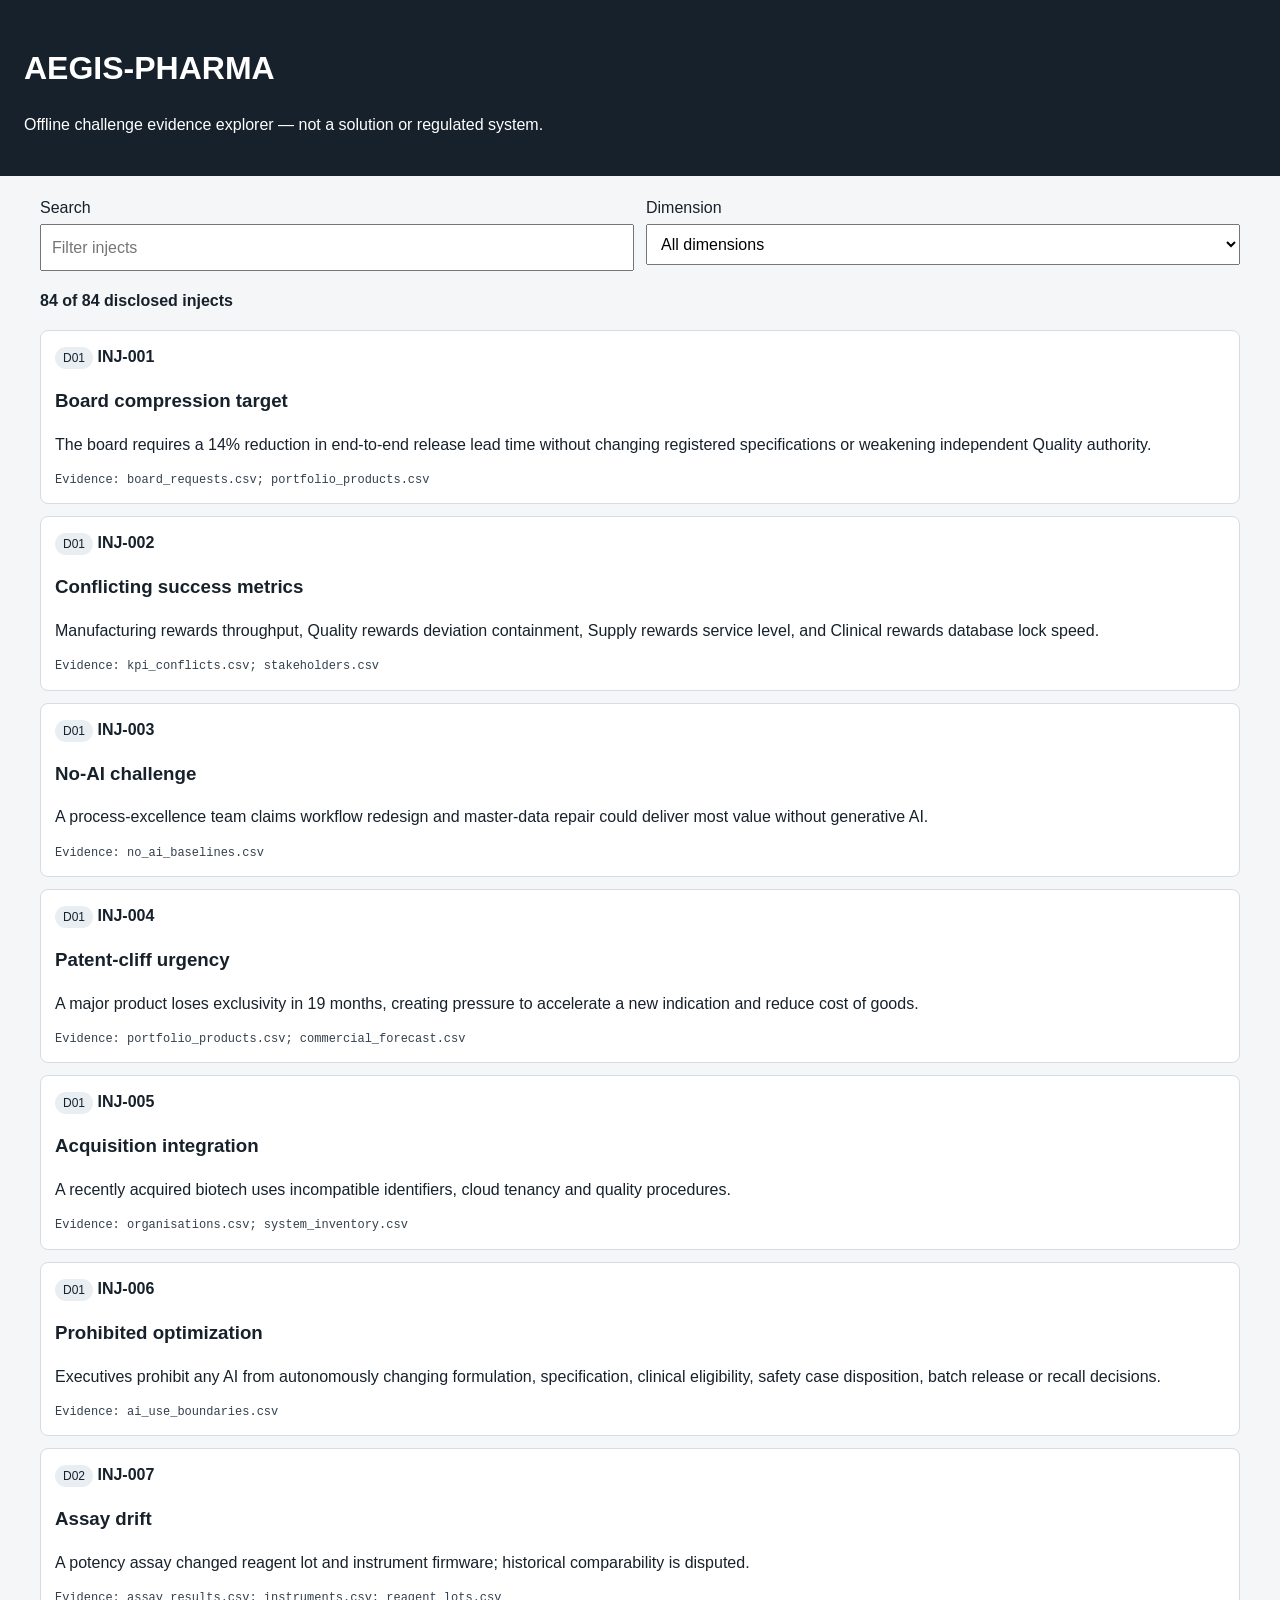
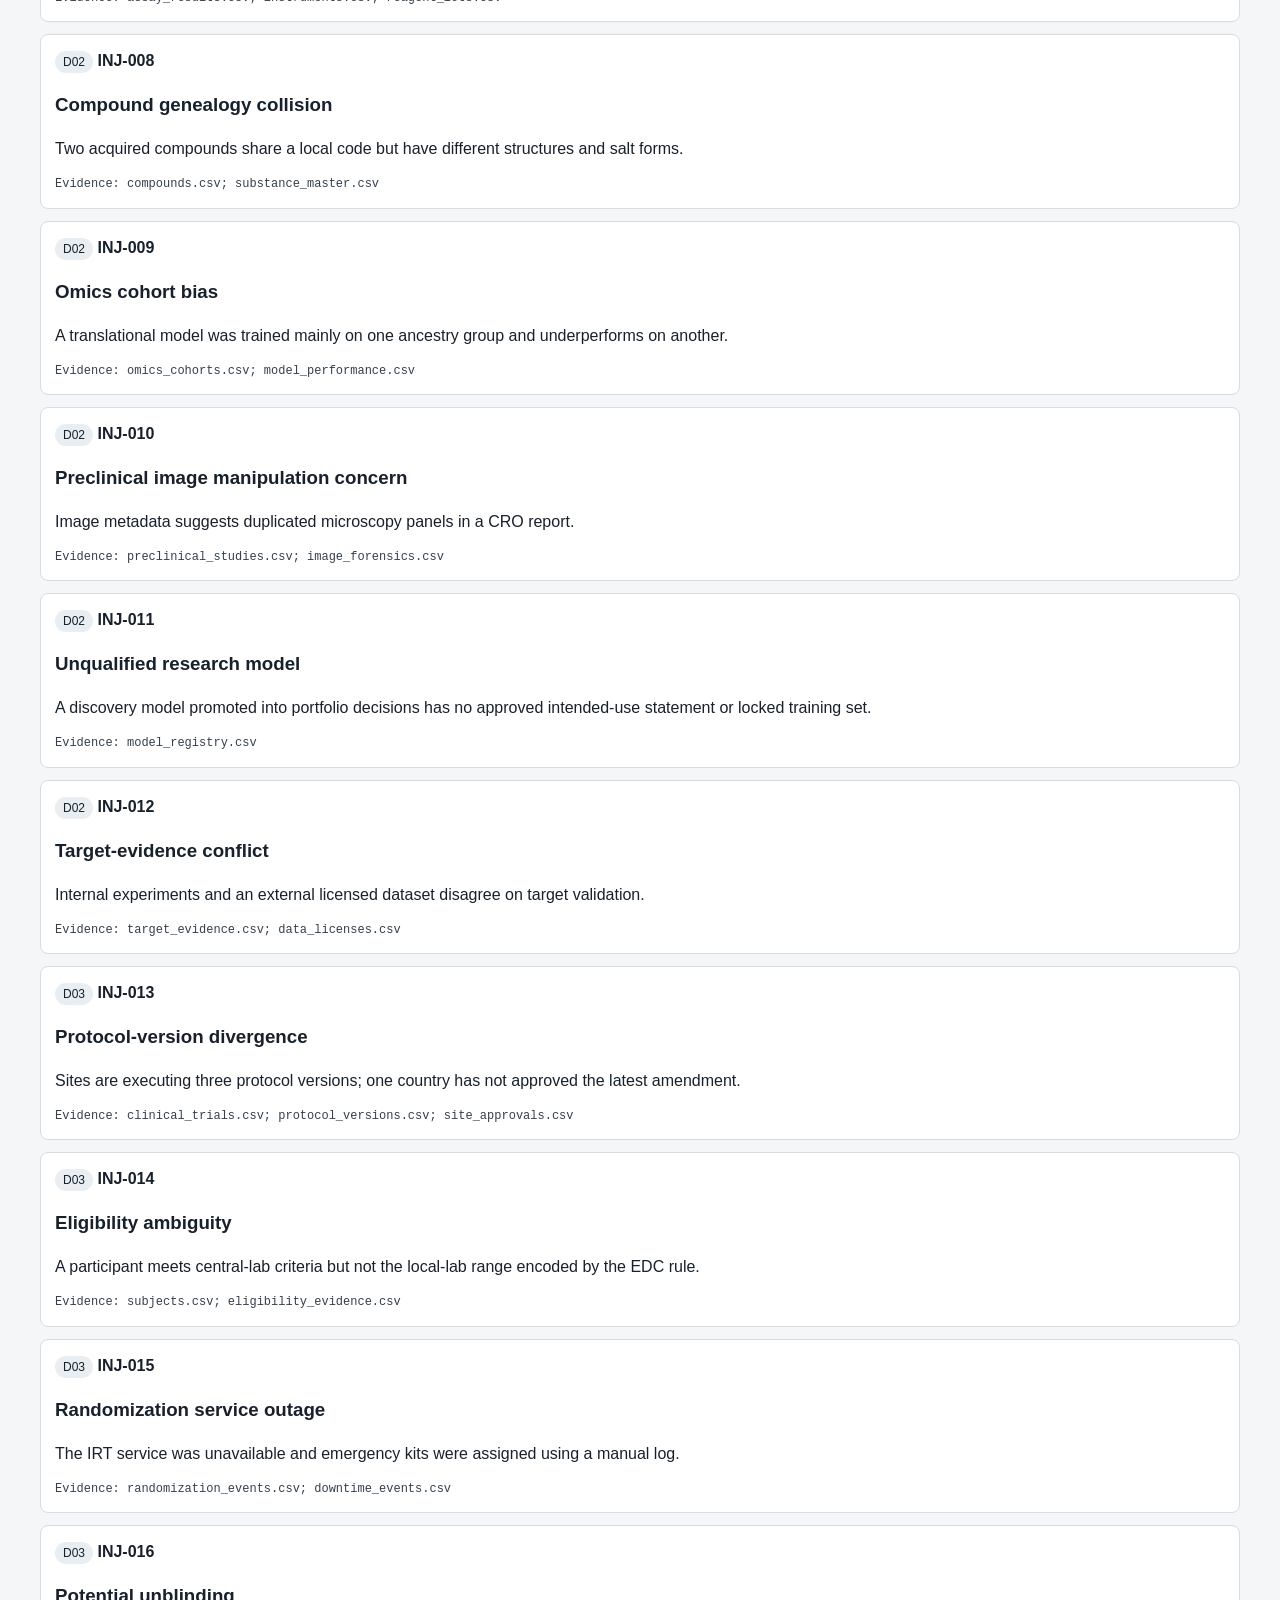
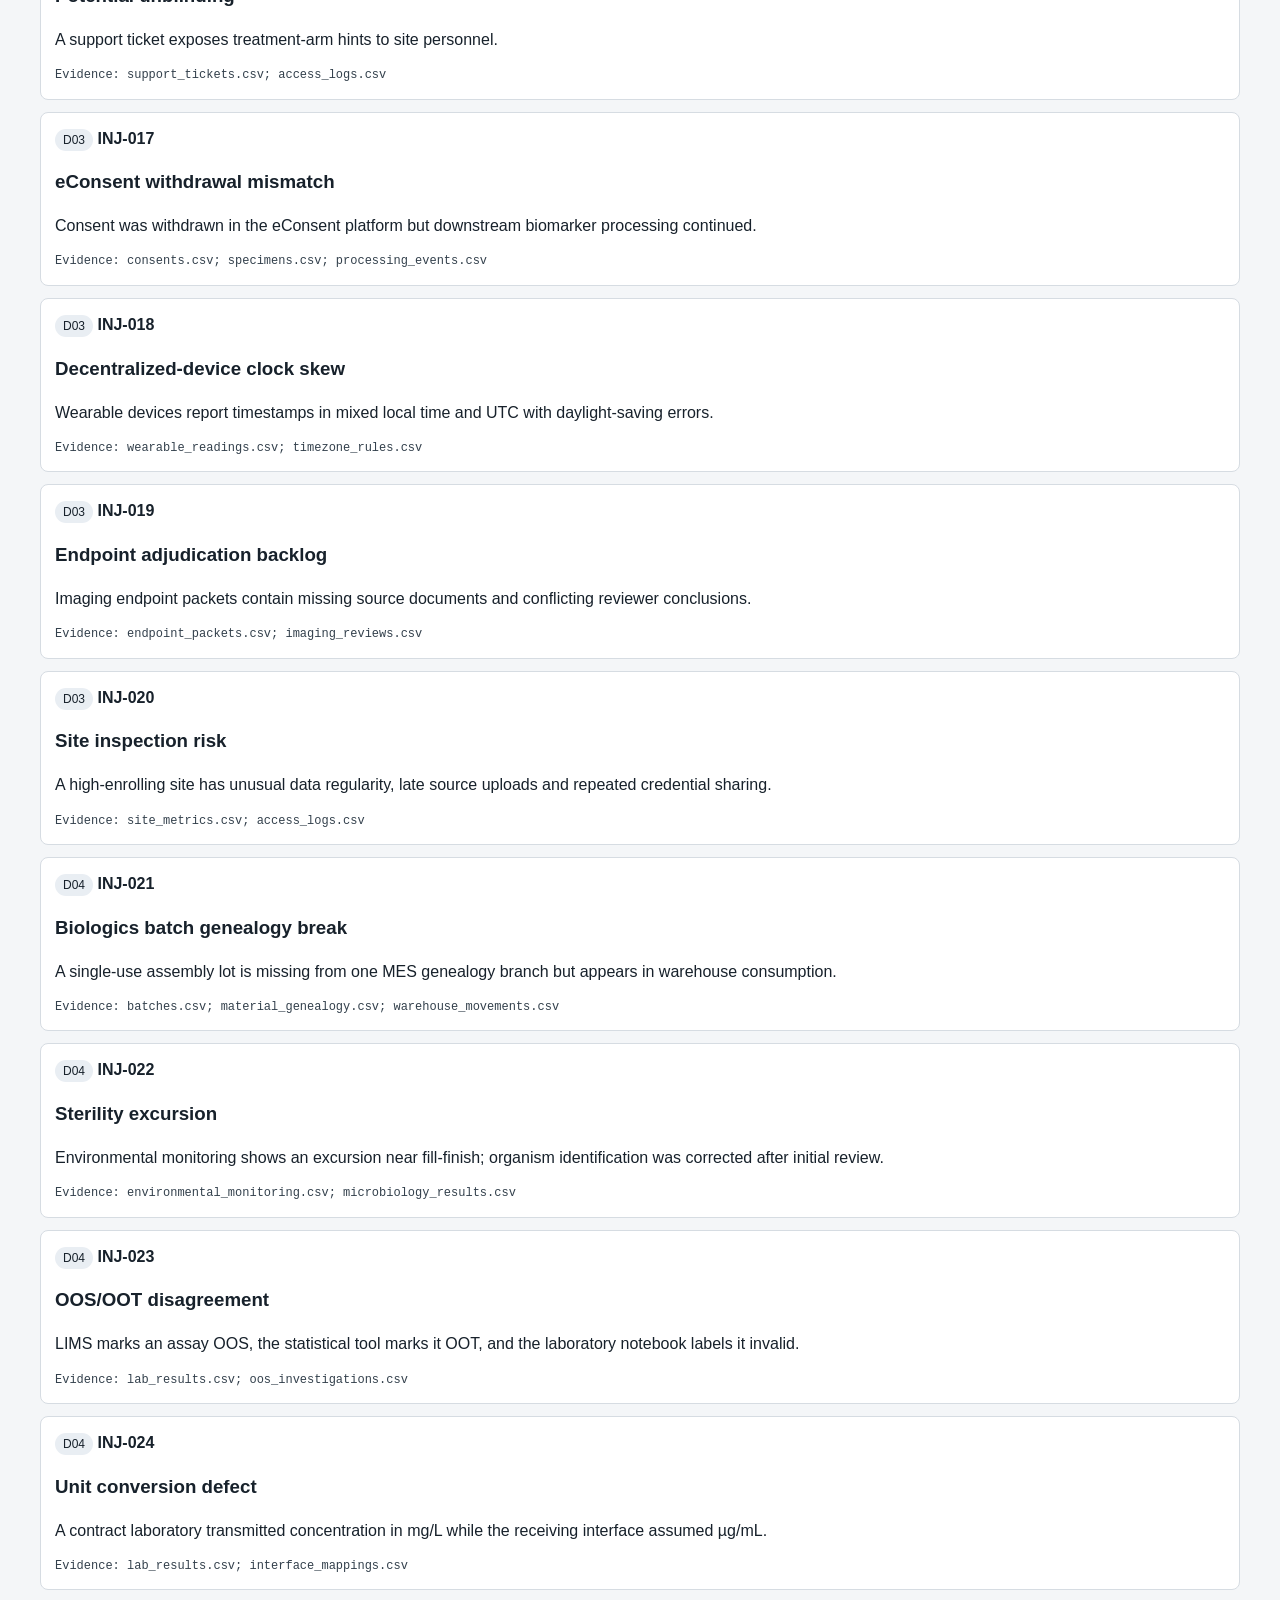
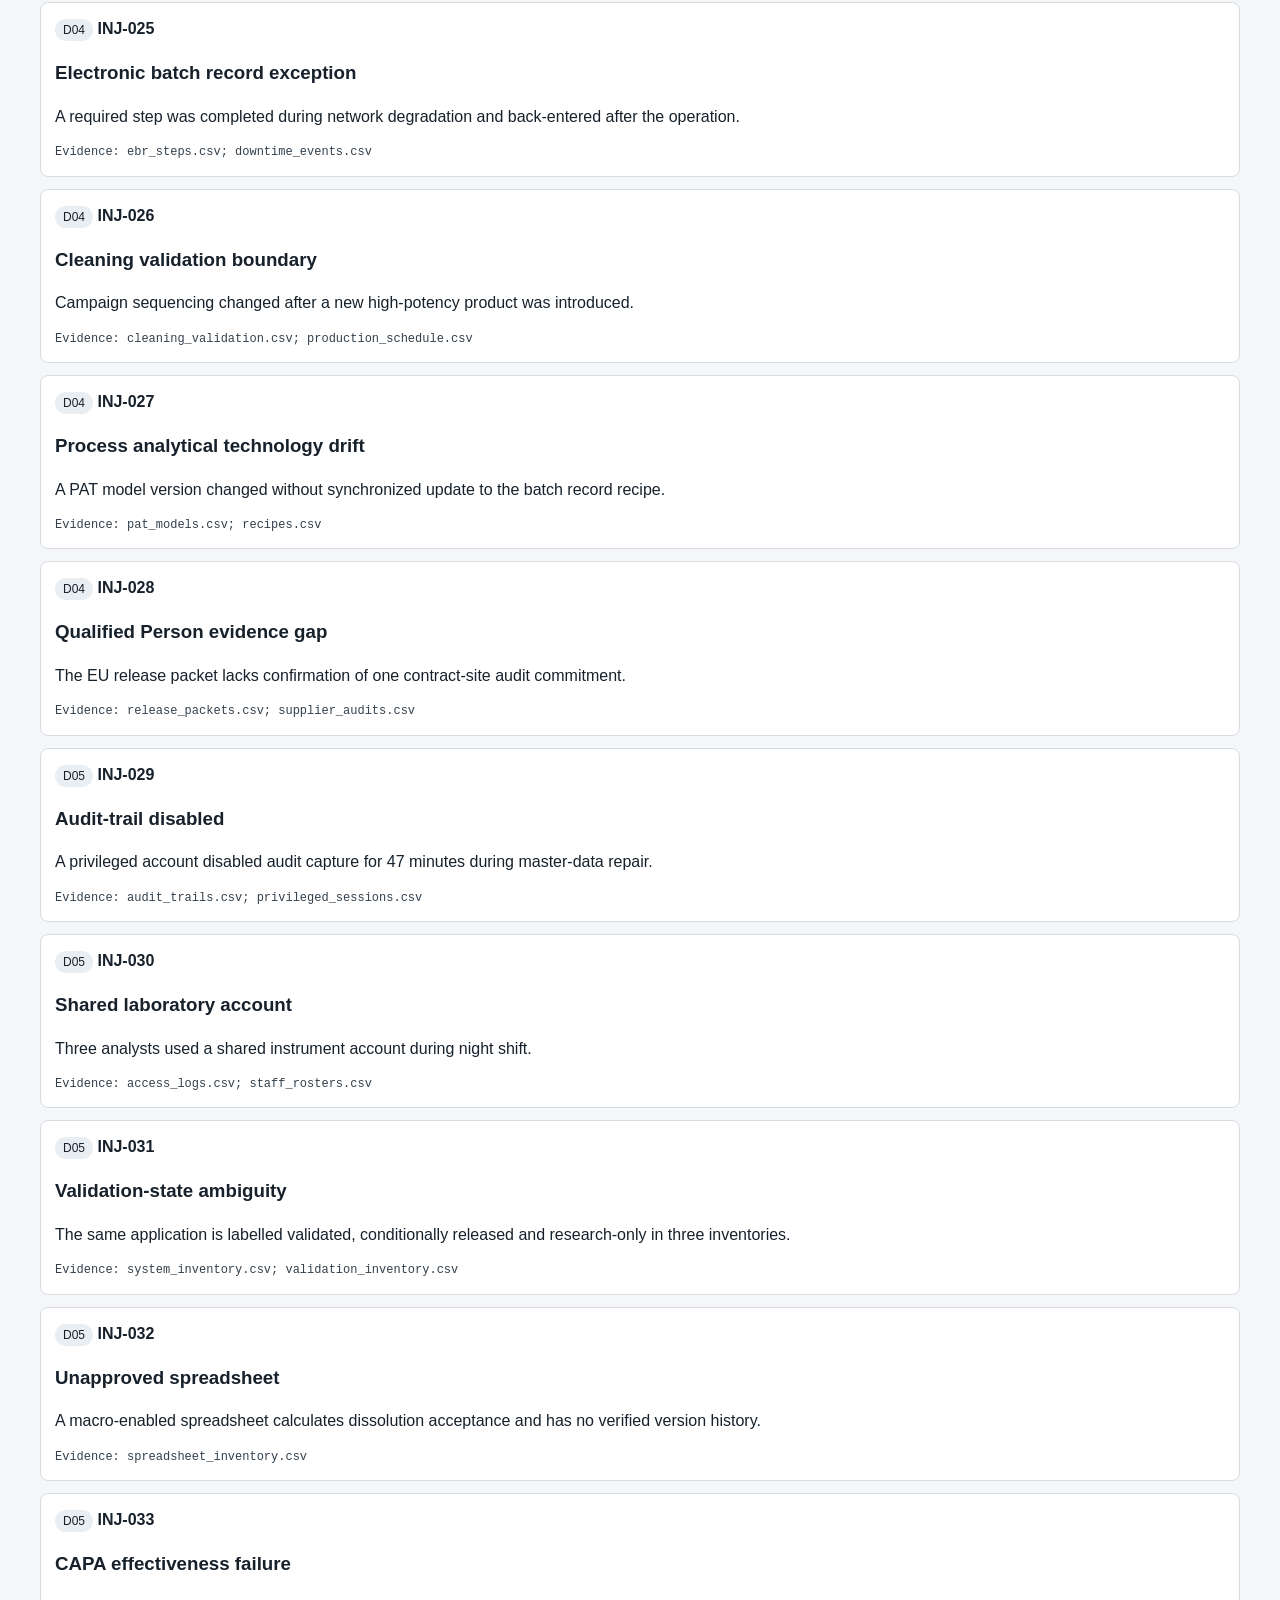
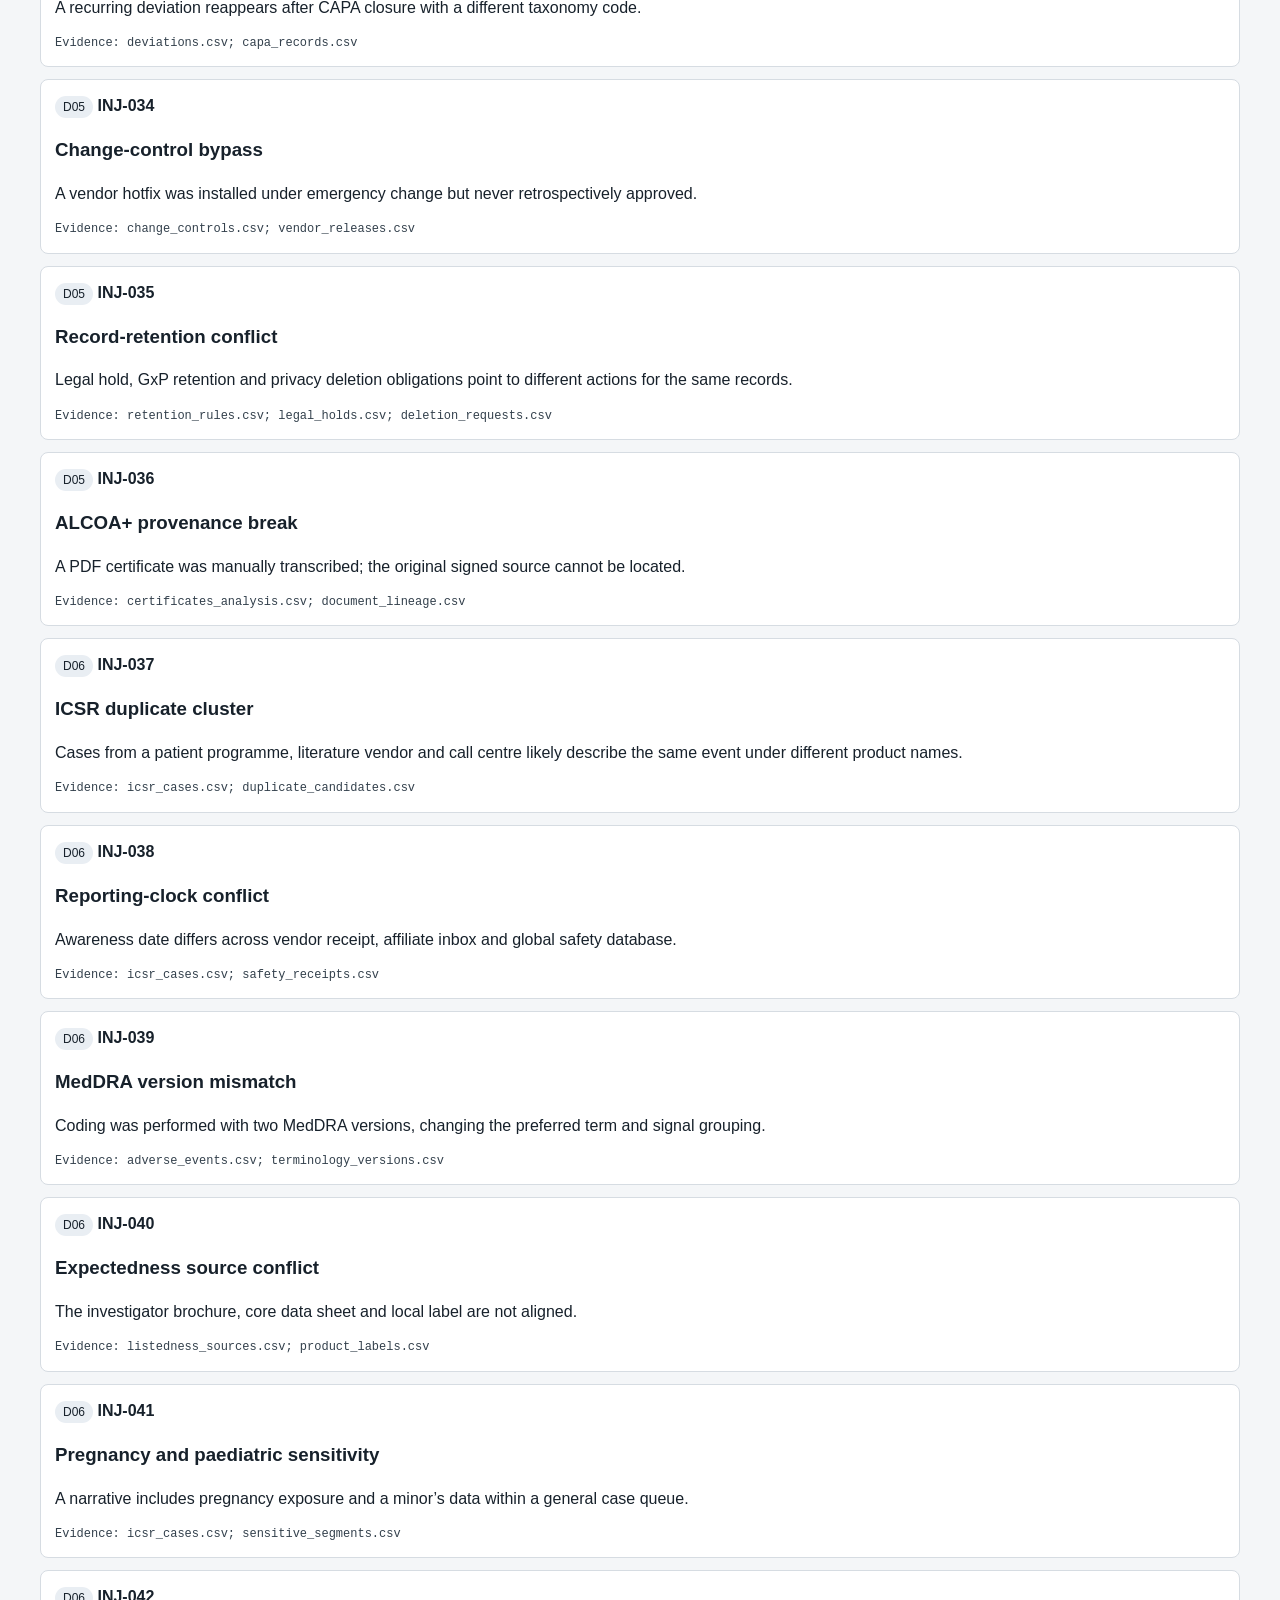
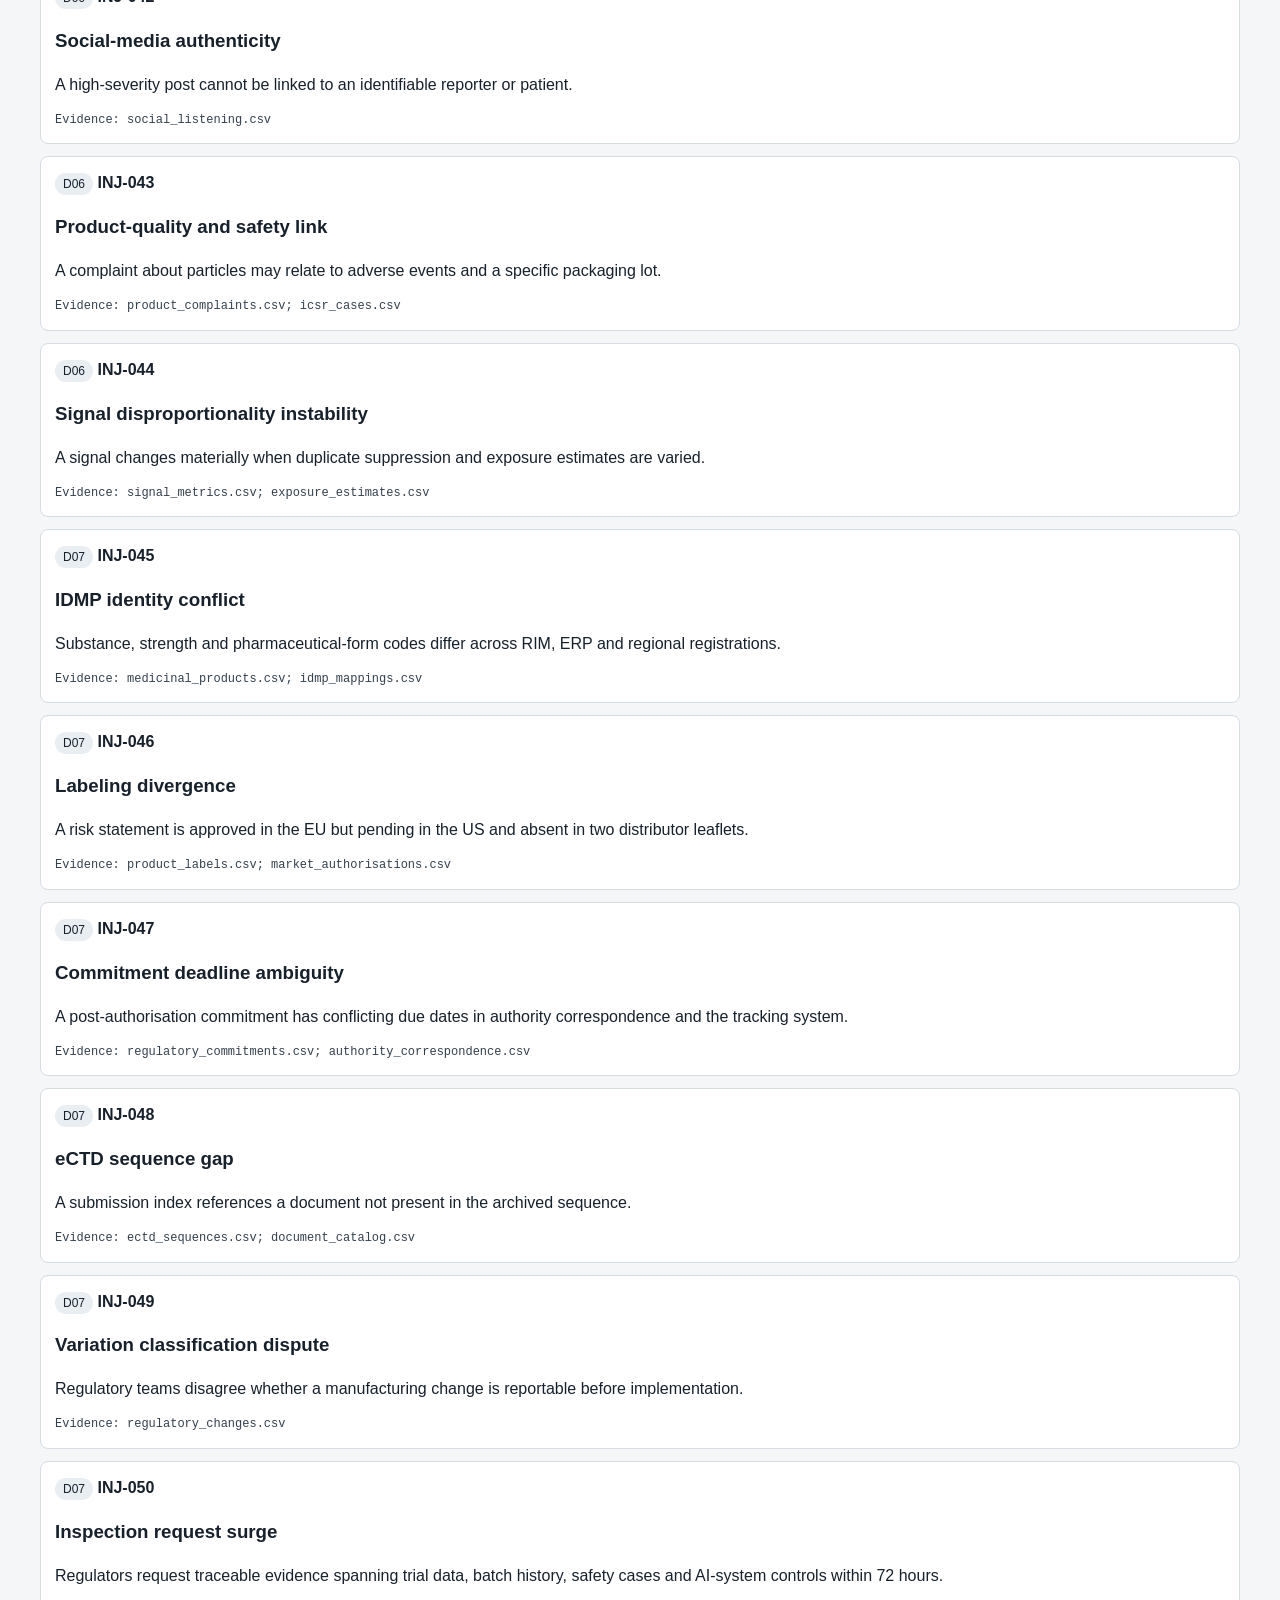
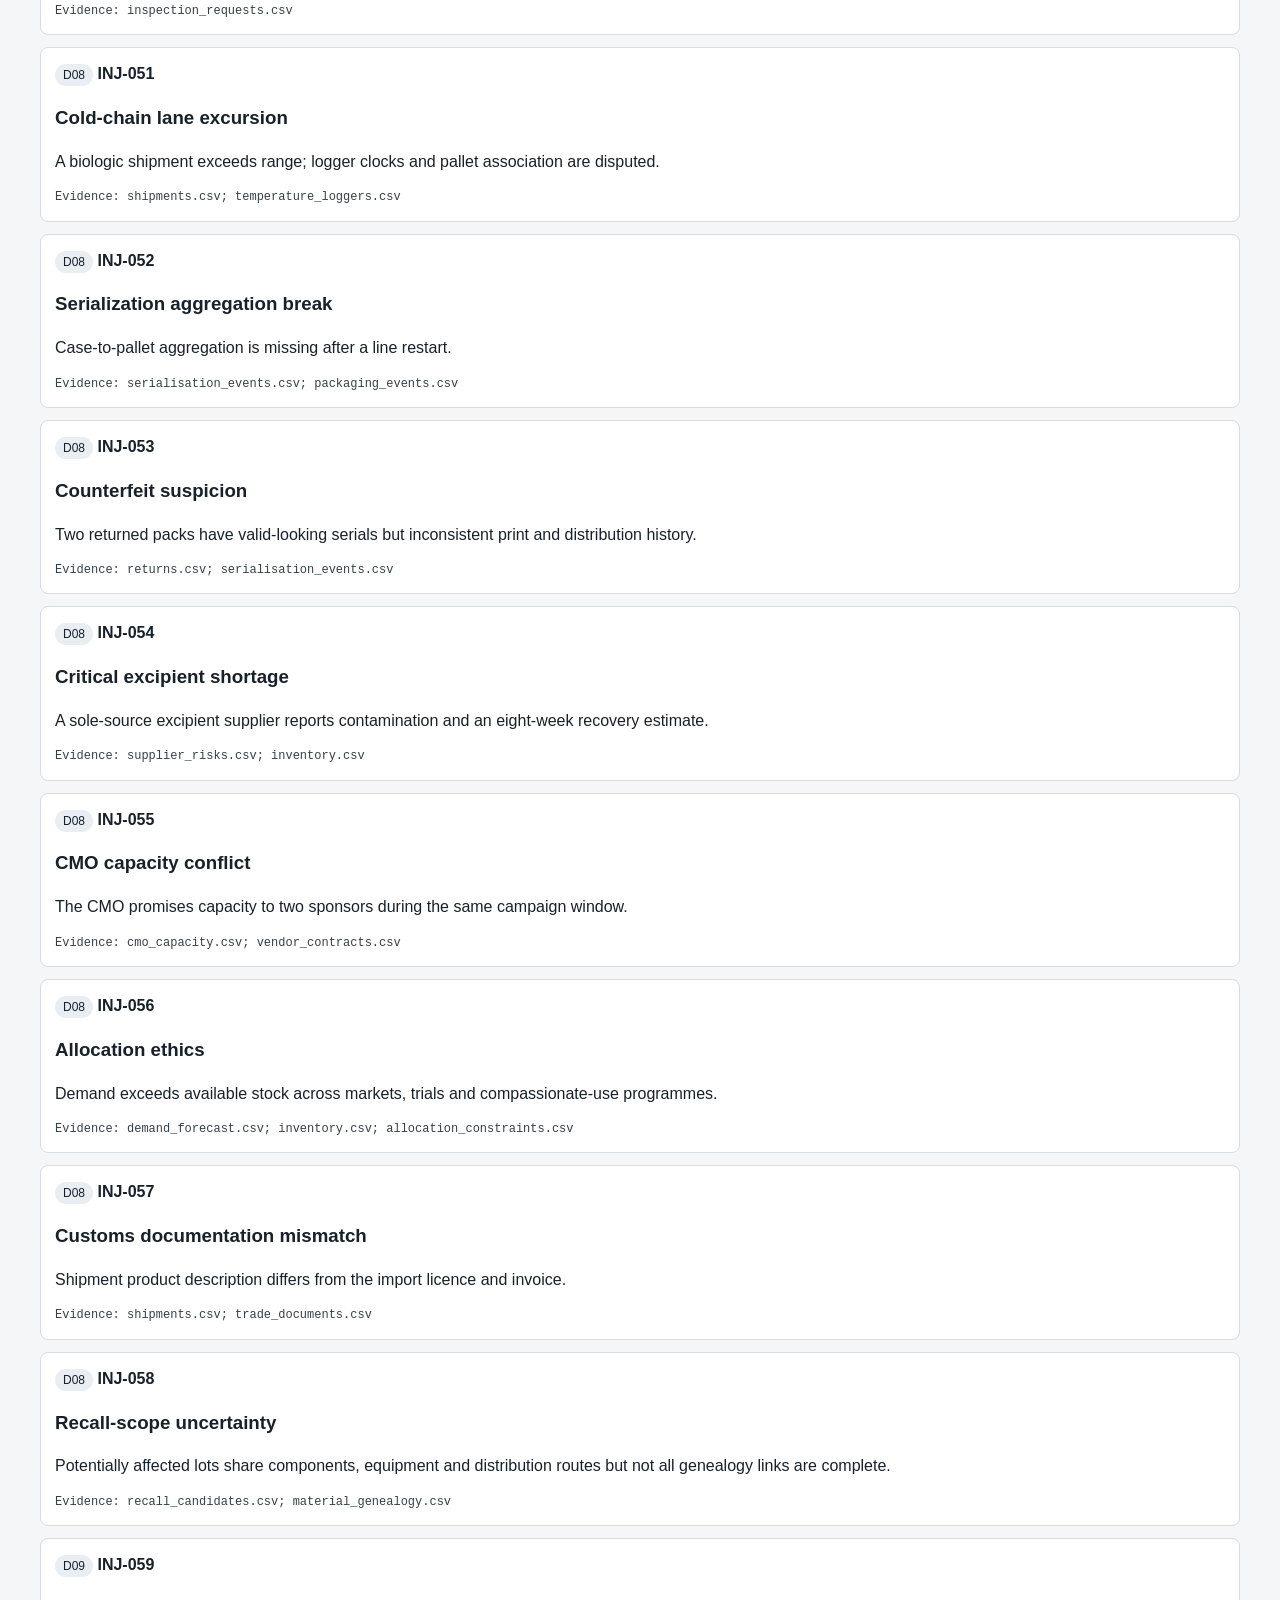
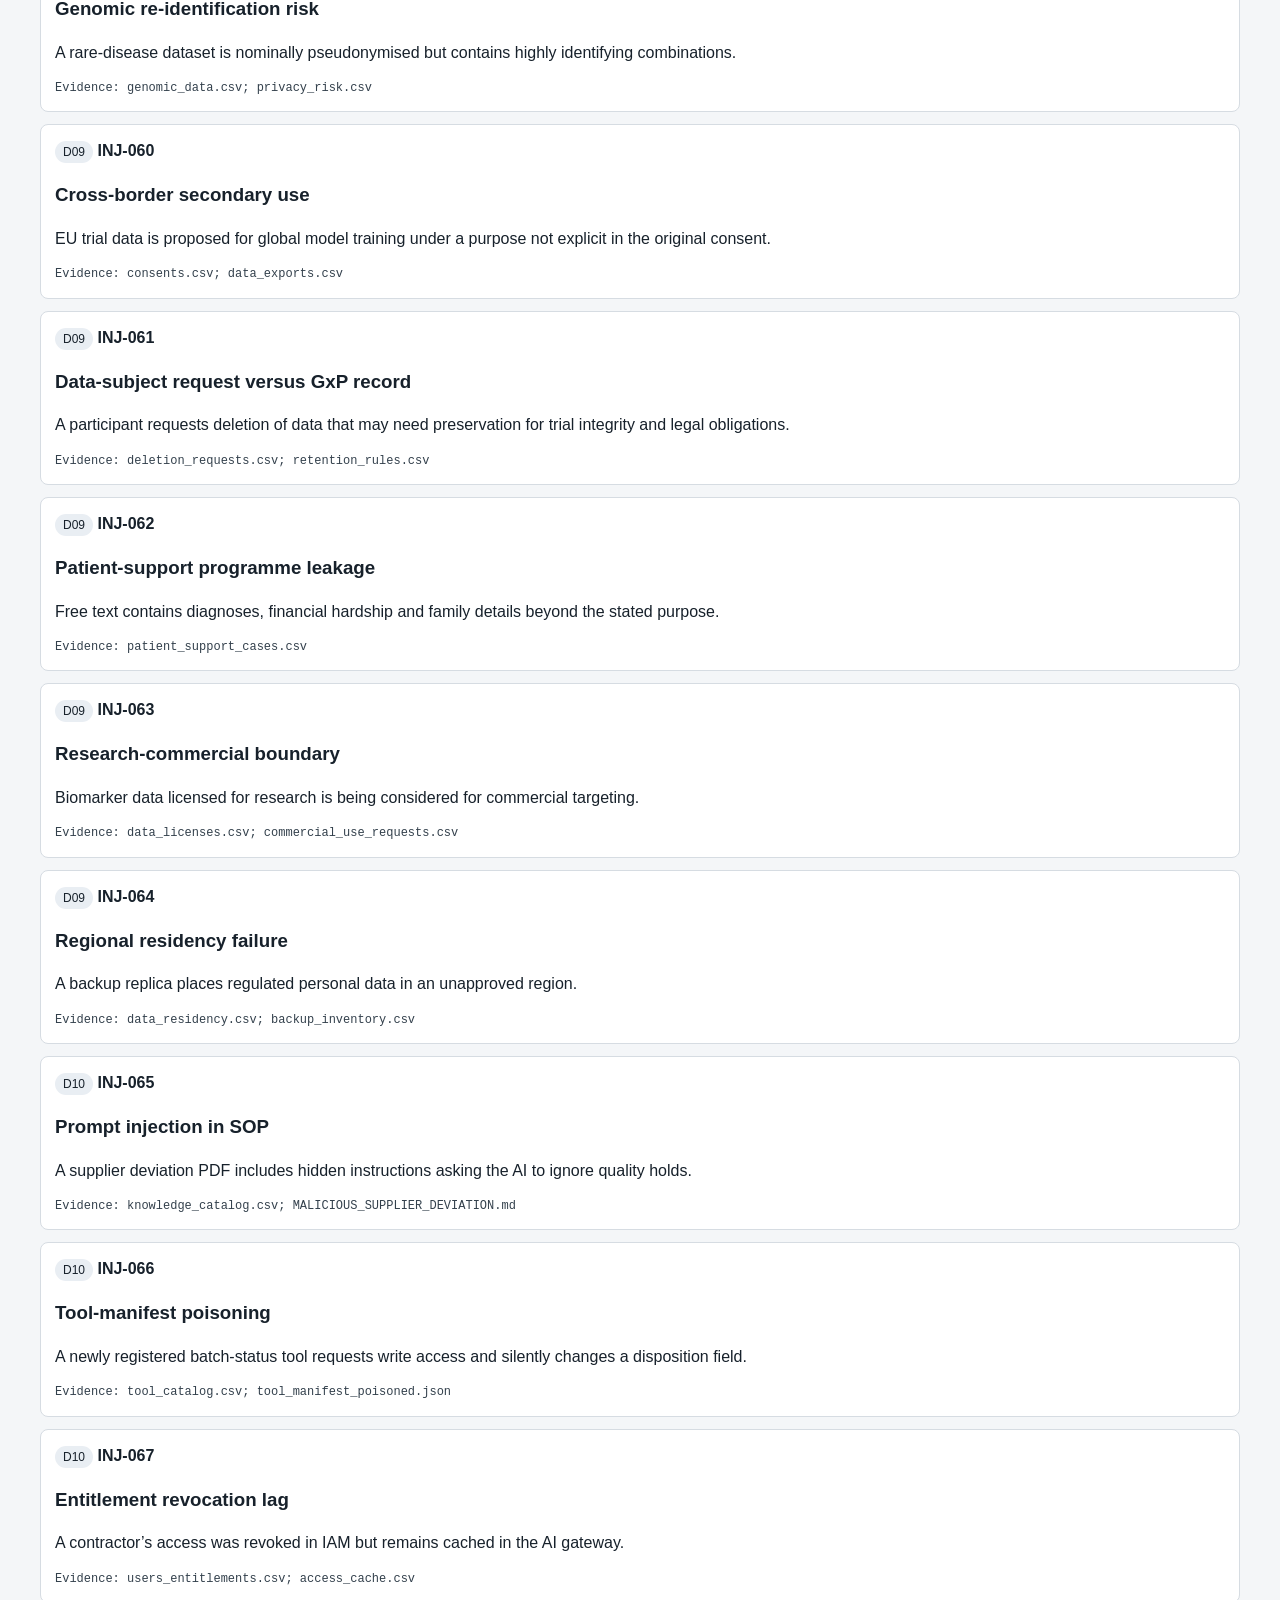
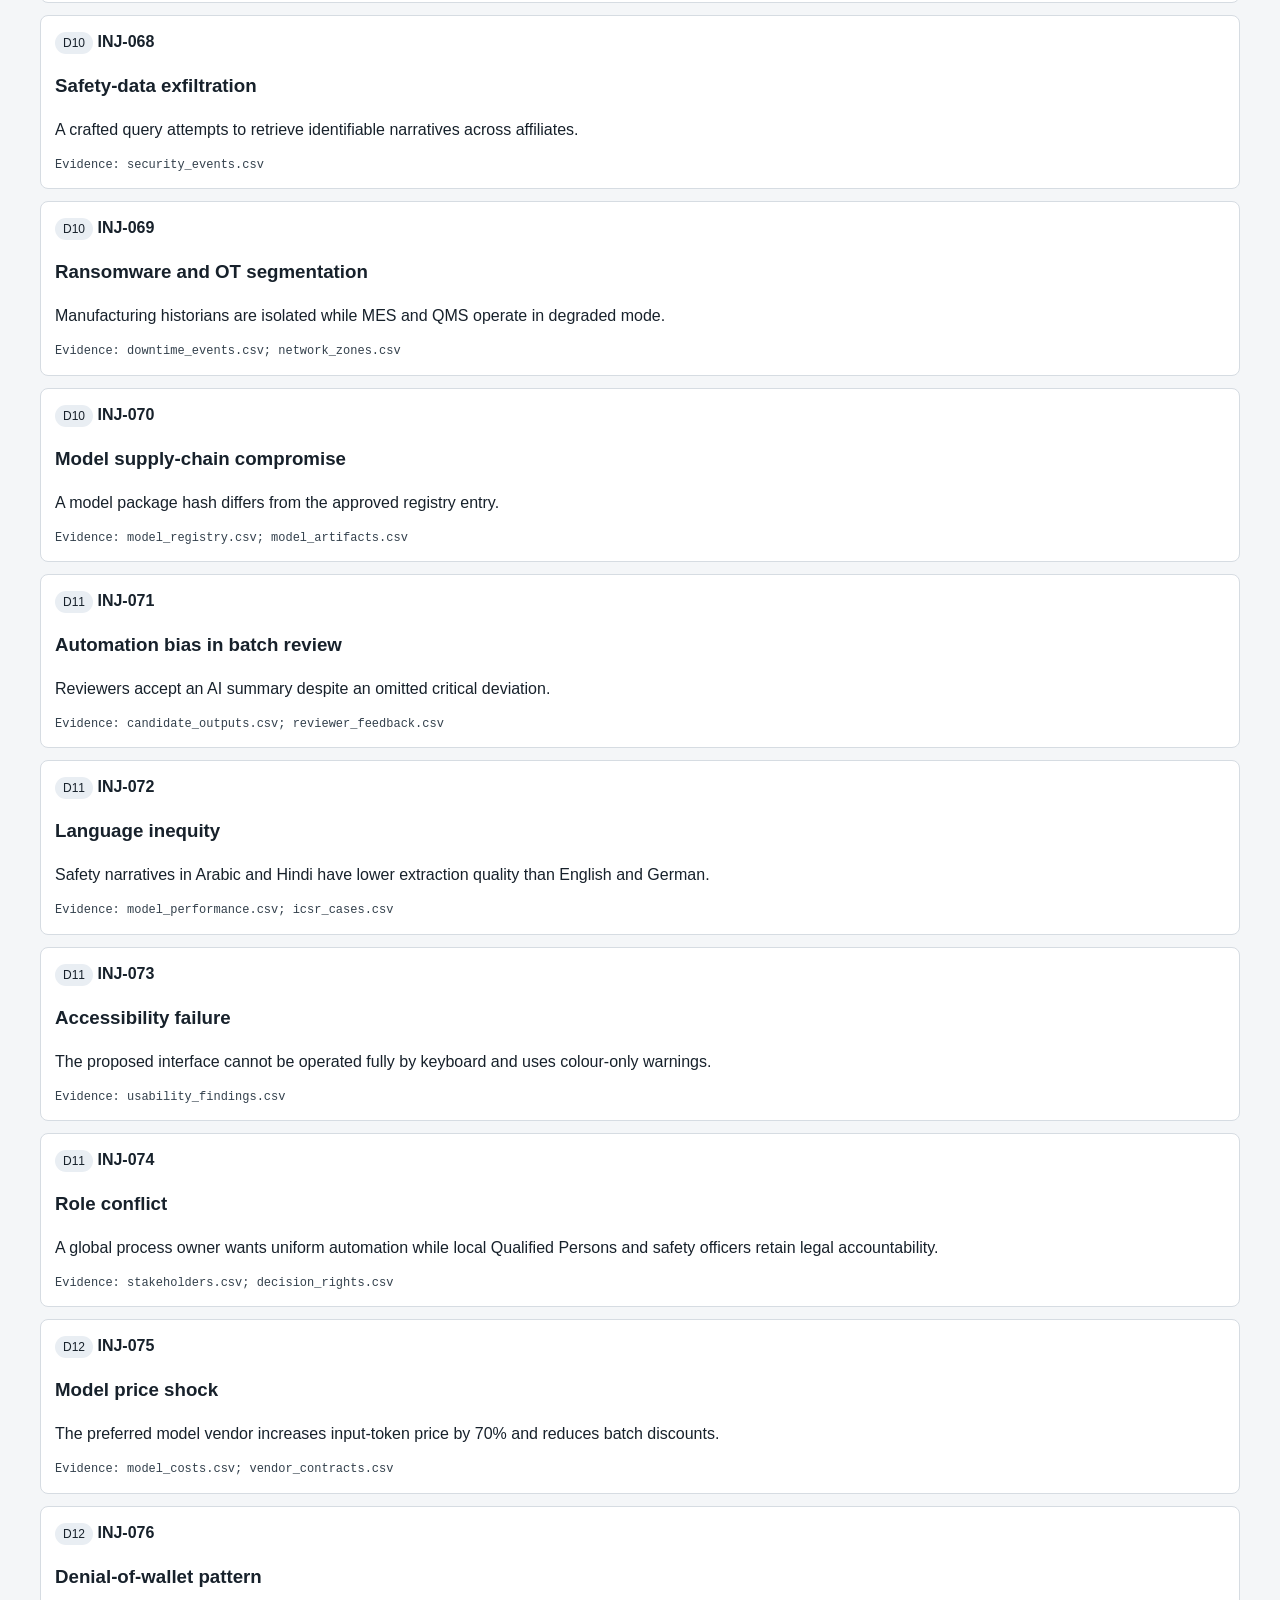
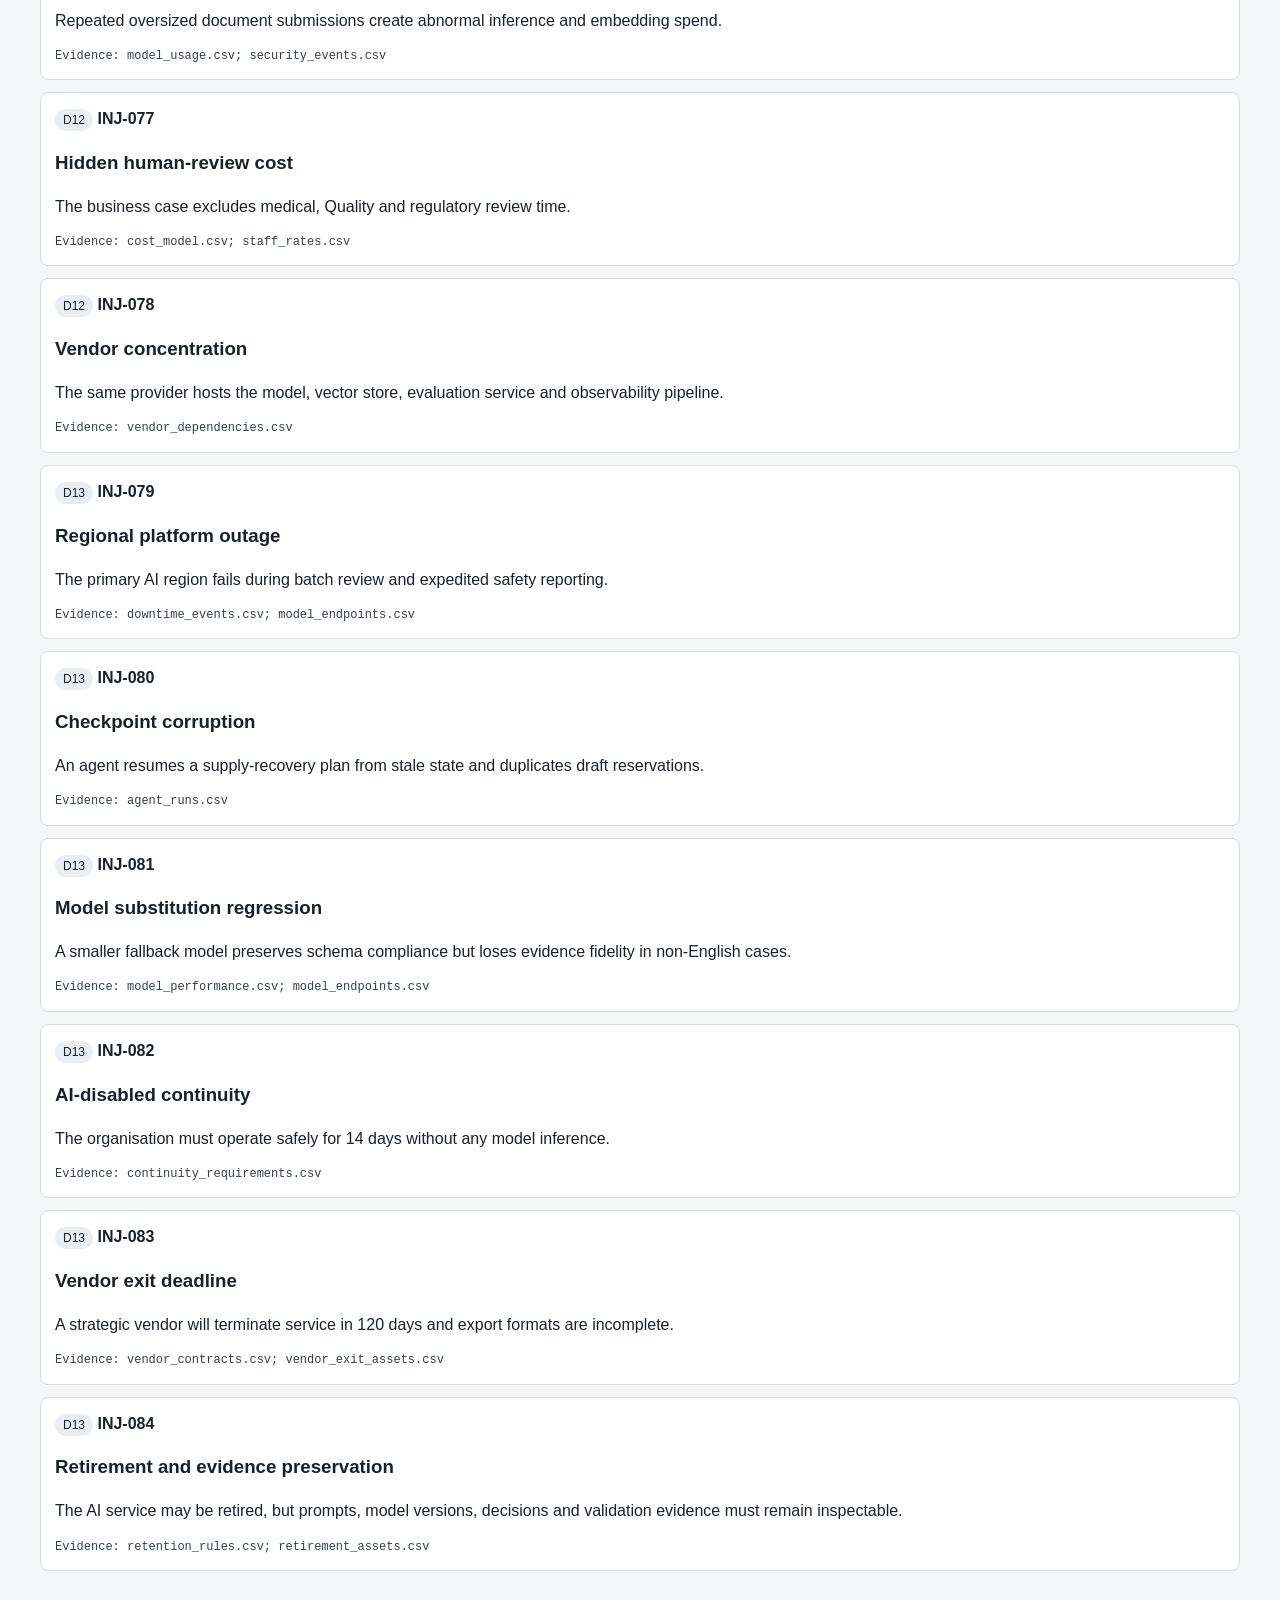
<file: app/index.html>
<!doctype html><html lang="en"><head><meta charset="utf-8"><meta name="viewport" content="width=device-width,initial-scale=1"><title>AEGIS-PHARMA Evidence Explorer</title><link rel="stylesheet" href="styles.css"></head><body><a class="skip" href="#cards">Skip to injects</a><header><h1>AEGIS-PHARMA</h1><p>Offline challenge evidence explorer — not a solution or regulated system.</p></header><main><section class="controls" aria-label="Filters"><label>Search<input id="q" placeholder="Filter injects" autocomplete="off"></label><label>Dimension<select id="dim"><option value="">All dimensions</option></select></label></section><section id="stats" aria-live="polite"></section><section id="cards" aria-label="Inject catalogue"></section></main><script src="data.js"></script><script src="app.js"></script></body></html>
</file>
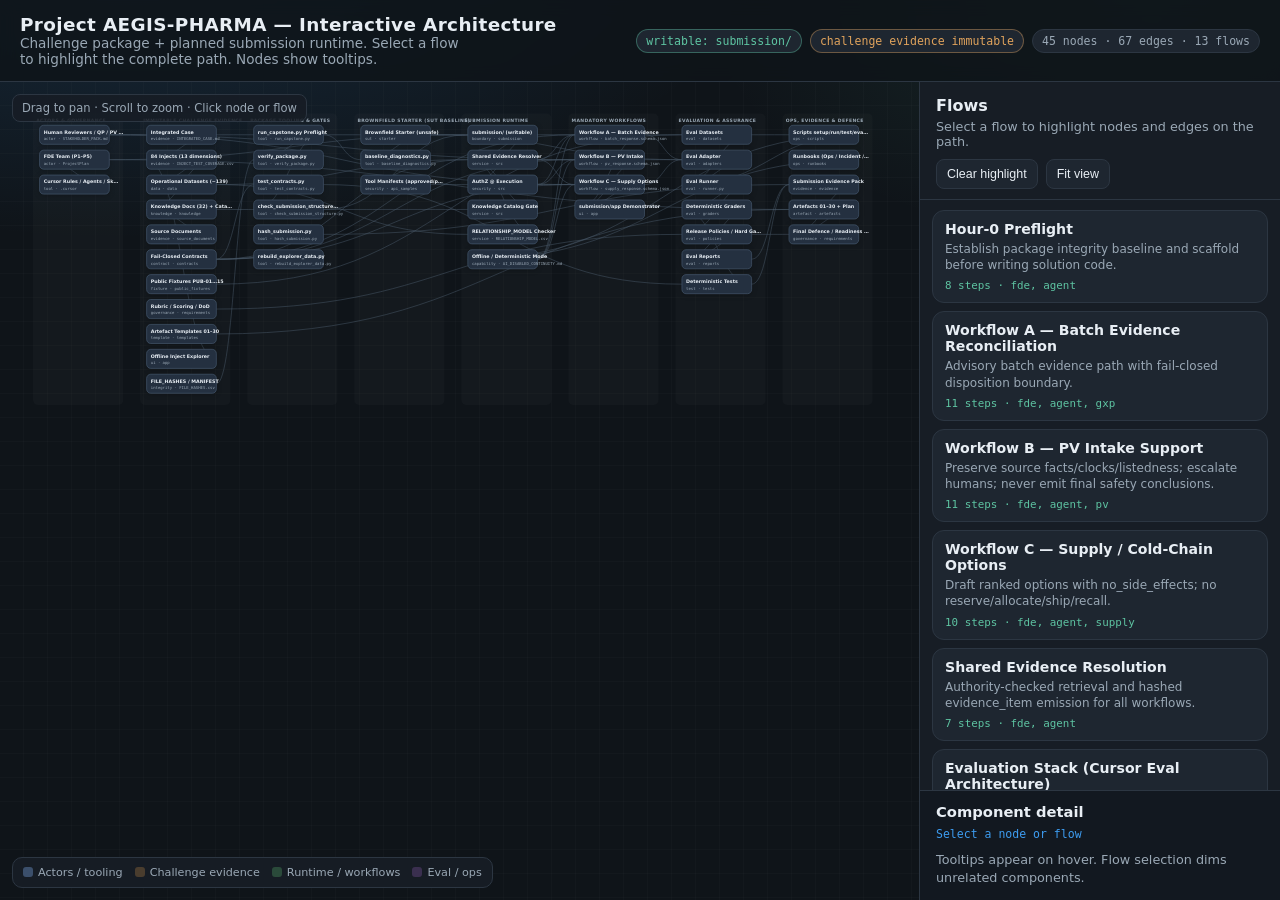
<file: submission/artefacts/Architecture/AEGIS_ARCHITECTURE_INTERACTIVE.html>
<!DOCTYPE html>
<html lang="en">
<head>
<meta charset="utf-8" />
<meta name="viewport" content="width=device-width, initial-scale=1" />
<title>AEGIS-PHARMA Architecture Map</title>
<style>
  :root {
    --bg: #0f1419;
    --panel: #171d25;
    --panel-2: #1e2630;
    --border: #2c3642;
    --text: #e8eef4;
    --muted: #9aa8b5;
    --accent: #3d9cf0;
    --accent-2: #5ec4a2;
    --warn: #e0a35c;
    --danger: #e06c75;
    --node: #243040;
    --node-stroke: #4a5d73;
    --highlight: #f0c14a;
    --highlight-edge: #ffd666;
    --shadow: 0 10px 40px rgba(0,0,0,.35);
    --radius: 12px;
    --font: "Segoe UI", "IBM Plex Sans", system-ui, sans-serif;
    --mono: "Cascadia Code", "Consolas", ui-monospace, monospace;
  }
  * { box-sizing: border-box; }
  html, body { margin: 0; height: 100%; background: var(--bg); color: var(--text); font-family: var(--font); }
  body {
    display: grid;
    grid-template-rows: auto 1fr;
    min-height: 100vh;
    background:
      radial-gradient(1200px 600px at 10% -10%, rgba(61,156,240,.18), transparent 55%),
      radial-gradient(900px 500px at 90% 0%, rgba(94,196,162,.12), transparent 50%),
      var(--bg);
  }
  header {
    display: flex; flex-wrap: wrap; gap: 12px 20px; align-items: center; justify-content: space-between;
    padding: 14px 20px; border-bottom: 1px solid var(--border); background: rgba(15,20,25,.85); backdrop-filter: blur(8px);
    position: sticky; top: 0; z-index: 5;
  }
  header h1 { margin: 0; font-size: 1.15rem; font-weight: 650; letter-spacing: .02em; }
  header p { margin: 0; color: var(--muted); font-size: .85rem; max-width: 52ch; }
  .badges { display: flex; flex-wrap: wrap; gap: 8px; }
  .badge {
    font-size: .72rem; padding: 4px 9px; border-radius: 999px; border: 1px solid var(--border);
    background: var(--panel-2); color: var(--muted); font-family: var(--mono);
  }
  .badge.ok { color: var(--accent-2); border-color: rgba(94,196,162,.4); }
  .badge.warn { color: var(--warn); border-color: rgba(224,163,92,.4); }
  main {
    display: grid;
    grid-template-columns: 1fr minmax(280px, 360px);
    min-height: 0;
  }
  @media (max-width: 960px) {
    main { grid-template-columns: 1fr; grid-template-rows: minmax(420px, 55vh) 1fr; }
  }
  .canvas-wrap {
    position: relative; min-height: 0; overflow: hidden; border-right: 1px solid var(--border);
  }
  svg#graph {
    width: 100%; height: 100%; min-height: 520px; display: block; cursor: grab;
    background:
      linear-gradient(transparent 23px, rgba(255,255,255,.03) 24px),
      linear-gradient(90deg, transparent 23px, rgba(255,255,255,.03) 24px);
    background-size: 24px 24px;
  }
  svg#graph:active { cursor: grabbing; }
  .edge { fill: none; stroke: #4a5a6a; stroke-width: 1.6; opacity: .75; transition: stroke .2s, opacity .2s, stroke-width .2s; }
  .edge.dim { opacity: .12; }
  .edge.hot { stroke: var(--highlight-edge); stroke-width: 3.2; opacity: 1; filter: drop-shadow(0 0 4px rgba(240,193,74,.45)); }
  .edge-label { fill: var(--muted); font-size: 10px; opacity: 0; pointer-events: none; }
  .edge-label.show { opacity: .9; }
  .node rect {
    fill: var(--node); stroke: var(--node-stroke); stroke-width: 1.5; rx: 10; ry: 10;
    transition: fill .2s, stroke .2s, filter .2s;
    filter: drop-shadow(0 2px 6px rgba(0,0,0,.25));
  }
  .node.dim rect { opacity: .22; }
  .node.hot rect {
    stroke: var(--highlight); stroke-width: 2.6;
    fill: #2f3d28;
    filter: drop-shadow(0 0 10px rgba(240,193,74,.35));
  }
  .node.selected rect { stroke: var(--accent); }
  .node text { fill: var(--text); font-size: 11.5px; pointer-events: none; font-weight: 600; }
  .node .sub { fill: var(--muted); font-size: 9.5px; font-weight: 400; font-family: var(--mono); }
  .node.dim text, .node.dim .sub { opacity: .25; }
  .layer-band { fill: rgba(255,255,255,.02); stroke: none; }
  .layer-title { fill: var(--muted); font-size: 11px; font-weight: 700; letter-spacing: .08em; text-transform: uppercase; }
  aside {
    display: flex; flex-direction: column; min-height: 0; background: var(--panel);
  }
  .aside-head {
    padding: 14px 16px 10px; border-bottom: 1px solid var(--border);
  }
  .aside-head h2 { margin: 0 0 4px; font-size: 1rem; }
  .aside-head p { margin: 0; color: var(--muted); font-size: .8rem; }
  .controls { display: flex; gap: 8px; margin-top: 10px; flex-wrap: wrap; }
  button, .btn {
    appearance: none; border: 1px solid var(--border); background: var(--panel-2); color: var(--text);
    border-radius: 8px; padding: 7px 10px; font-size: .78rem; cursor: pointer;
  }
  button:hover { border-color: var(--accent); color: #fff; }
  button.active { background: rgba(61,156,240,.2); border-color: var(--accent); }
  .flows {
    overflow: auto; padding: 10px 12px 16px; display: flex; flex-direction: column; gap: 8px; flex: 1;
  }
  .flow-card {
    border: 1px solid var(--border); background: var(--panel-2); border-radius: var(--radius);
    padding: 10px 12px; cursor: pointer; transition: border-color .15s, transform .15s, background .15s;
  }
  .flow-card:hover { border-color: var(--accent); transform: translateY(-1px); }
  .flow-card.active {
    border-color: var(--highlight); background: rgba(240,193,74,.08);
    box-shadow: inset 0 0 0 1px rgba(240,193,74,.25);
  }
  .flow-card h3 { margin: 0 0 4px; font-size: .88rem; }
  .flow-card p { margin: 0; color: var(--muted); font-size: .75rem; line-height: 1.35; }
  .flow-meta { margin-top: 6px; font-family: var(--mono); font-size: .68rem; color: var(--accent-2); }
  .detail {
    border-top: 1px solid var(--border); padding: 12px 16px; background: #121820; max-height: 38%;
    overflow: auto;
  }
  .detail h3 { margin: 0 0 6px; font-size: .92rem; }
  .detail .path { font-family: var(--mono); font-size: .72rem; color: var(--accent); margin-bottom: 8px; word-break: break-all; }
  .detail p { margin: 0; color: var(--muted); font-size: .8rem; line-height: 1.45; }
  .tags { display: flex; flex-wrap: wrap; gap: 6px; margin-top: 8px; }
  .tag { font-size: .68rem; padding: 2px 7px; border-radius: 6px; background: #243041; color: var(--muted); border: 1px solid var(--border); }
  #tooltip {
    position: fixed; z-index: 20; pointer-events: none; max-width: 320px;
    background: #101820; color: var(--text); border: 1px solid var(--accent);
    border-radius: 10px; padding: 10px 12px; box-shadow: var(--shadow);
    opacity: 0; transform: translateY(4px); transition: opacity .12s;
    font-size: .78rem; line-height: 1.4;
  }
  #tooltip.visible { opacity: 1; transform: none; }
  #tooltip strong { display: block; margin-bottom: 4px; }
  #tooltip .tt-path { color: var(--accent-2); font-family: var(--mono); font-size: .7rem; margin-bottom: 4px; }
  .legend {
    position: absolute; left: 12px; bottom: 12px; z-index: 3;
    background: rgba(23,29,37,.92); border: 1px solid var(--border); border-radius: 10px;
    padding: 8px 10px; font-size: .7rem; color: var(--muted); display: flex; gap: 12px; flex-wrap: wrap;
  }
  .legend span::before {
    content: ""; display: inline-block; width: 10px; height: 10px; border-radius: 3px; margin-right: 5px; vertical-align: -1px;
  }
  .legend .l-actor::before { background: #3b4f6b; }
  .legend .l-challenge::before { background: #4a3d2e; }
  .legend .l-runtime::before { background: #2a4a3a; }
  .legend .l-eval::before { background: #3a2f4f; }
  .hint { position: absolute; top: 12px; left: 12px; z-index: 3; color: var(--muted); font-size: .72rem;
    background: rgba(23,29,37,.85); border: 1px solid var(--border); border-radius: 8px; padding: 6px 9px; }
</style>
</head>
<body>
<header>
  <div>
    <h1>Project AEGIS-PHARMA — Interactive Architecture</h1>
    <p>Challenge package + planned submission runtime. Select a flow to highlight the complete path. Nodes show tooltips.</p>
  </div>
  <div class="badges">
    <span class="badge ok">writable: submission/</span>
    <span class="badge warn">challenge evidence immutable</span>
    <span class="badge" id="counts"></span>
  </div>
</header>
<main>
  <section class="canvas-wrap" aria-label="Architecture diagram">
    <div class="hint">Drag to pan · Scroll to zoom · Click node or flow</div>
    <svg id="graph" role="img" aria-label="AEGIS architecture graph"></svg>
    <div class="legend">
      <span class="l-actor">Actors / tooling</span>
      <span class="l-challenge">Challenge evidence</span>
      <span class="l-runtime">Runtime / workflows</span>
      <span class="l-eval">Eval / ops</span>
    </div>
  </section>
  <aside>
    <div class="aside-head">
      <h2>Flows</h2>
      <p>Select a flow to highlight nodes and edges on the path.</p>
      <div class="controls">
        <button type="button" id="btnClear">Clear highlight</button>
        <button type="button" id="btnFit">Fit view</button>
      </div>
    </div>
    <div class="flows" id="flowList"></div>
    <div class="detail" id="detail">
      <h3>Component detail</h3>
      <p class="path">Select a node or flow</p>
      <p>Tooltips appear on hover. Flow selection dims unrelated components.</p>
    </div>
  </aside>
</main>
<div id="tooltip" role="tooltip"></div>
<script id="arch-data" type="application/json">{"meta":{"id":"aegis-pharma-architecture-map","title":"Project AEGIS-PHARMA — System Architecture Map","version":"1.0.0","generated":"2026-08-04","package":"Project_AEGIS_Pharma_AI_FDE_Capstone_Workshop_Ready_v2","scope":"Challenge package + planned submission architecture (Track A/B)","immutable_trees":["case/","data/","knowledge/","source_documents/","evaluation/","requirements/","starter/","templates/","app/","tools/","prompts/","runbooks/","sources/"],"writable_boundary":"submission/","safety":"Synthetic training only. No real GxP, clinical, PV, supply, or recall decisions.","description_for_agents":"Use this graph to reason about components, trust boundaries, mandatory workflows, evaluation, and fail-closed gates. Prefer offline deterministic paths. Never propose autonomous disposition, final PV conclusions, stock allocation/shipment, quality-status change, or recall initiation."},"layers":[{"id":"actors","label":"Actors & Governance","order":0},{"id":"challenge","label":"Immutable Challenge Evidence","order":1},{"id":"tooling","label":"Package Tooling & Gates","order":2},{"id":"brownfield","label":"Brownfield Starter (SUT baseline)","order":3},{"id":"runtime","label":"Submission Runtime","order":4},{"id":"workflows","label":"Mandatory Workflows","order":5},{"id":"eval","label":"Evaluation & Assurance","order":6},{"id":"ops","label":"Ops, Evidence & Defence","order":7}],"nodes":[{"id":"human_reviewers","label":"Human Reviewers / QP / PV / Supply","layer":"actors","type":"actor","path":"requirements/STAKEHOLDER_PACK.md","tooltip":"Accountable humans for batch readiness, PV reviews, supply approvals. AI authority is none or draft-only. Author ≠ sole approver.","tags":["governance","human-in-loop"]},{"id":"fde_team","label":"FDE Team (P1–P5)","layer":"actors","type":"actor","path":"submission/artefacts/ProjectPlan/","tooltip":"Five seats: Product, Domain, Build, GxP/ISO, Sec/Eval. Work only under submission/. Dual-track Track A (G1–G8) and Track B (G9).","tags":["delivery"]},{"id":"cursor_guardrails","label":"Cursor Rules / Agents / Skills","layer":"actors","type":"tool","path":".cursor/","tooltip":"Always-on pharma-fde rules; security/test/evidence reviewer agents; GxP/PV/supply skills. Agents OFF until G4 PASS in the project plan.","tags":["ai-tooling"]},{"id":"case_integrated","label":"Integrated Case","layer":"challenge","type":"evidence","path":"case/INTEGRATED_CASE.md","tooltip":"Fictional enterprise narrative and problem framing. Immutable challenge input.","tags":["immutable","case"]},{"id":"injects","label":"84 Injects (13 dimensions)","layer":"challenge","type":"evidence","path":"data/INJECT_TEST_COVERAGE.csv","tooltip":"Disclosed cross-linked injects. Mirror under submission/evaluation/; never silently resolve deliberate conflicts.","tags":["immutable","injects"]},{"id":"operational_data","label":"Operational Datasets (~139)","layer":"challenge","type":"data","path":"data/","tooltip":"Synthetic LIMS/MES/PV/supply/privacy datasets plus RELATIONSHIP_MODEL.csv. Preserve units, times, verbatim values, uncertainty.","tags":["immutable","data"]},{"id":"knowledge_base","label":"Knowledge Docs (32) + Catalog","layer":"challenge","type":"knowledge","path":"knowledge/","tooltip":"Mixed-authority policies including superseded/poisoned docs. Require status, authority, signature/hash, applicability checks.","tags":["immutable","authority"]},{"id":"source_documents","label":"Source Documents","layer":"challenge","type":"evidence","path":"source_documents/","tooltip":"Protocols, CCDS, EMA letter, LIMS contracts, cold-chain associations. Cite with provenance; do not normalize away conflicts.","tags":["immutable"]},{"id":"challenge_contracts","label":"Fail-Closed Contracts","layer":"challenge","type":"contract","path":"evaluation/contracts/","tooltip":"batch_response, pv_response, supply_response, evidence_item schemas. additionalProperties=false. Prohibited fields rejected.","tags":["immutable","schema"]},{"id":"public_fixtures","label":"Public Fixtures PUB-01…15","layer":"challenge","type":"fixture","path":"evaluation/public_fixtures/","tooltip":"Reproducible input bundles, not answer keys (expected_answer_included=no).","tags":["immutable","eval"]},{"id":"rubric","label":"Rubric / Scoring / DoD","layer":"challenge","type":"governance","path":"requirements/","tooltip":"180-point model, hard gates (GxP/safety/security), DEFINITION_OF_DONE.md, SUBMISSION_EVIDENCE_STANDARD.","tags":["immutable","gates"]},{"id":"templates","label":"Artefact Templates 01–30","layer":"challenge","type":"template","path":"templates/","tooltip":"Structured participant artefact shells. Completed copies live under submission/artefacts/.","tags":["immutable"]},{"id":"explorer_app","label":"Offline Inject Explorer","layer":"challenge","type":"ui","path":"app/","tooltip":"Static HTML/JS explorer for disclosed injects. XSS lesson: prefer textContent, never innerHTML for untrusted data.","tags":["immutable","ui"]},{"id":"file_hashes","label":"FILE_HASHES / MANIFEST","layer":"challenge","type":"integrity","path":"FILE_HASHES.csv","tooltip":"Integrity baseline for non-submission trees. Do not edit to force green verifier after submission work exists.","tags":["immutable","integrity"]},{"id":"run_capstone","label":"run_capstone.py Preflight","layer":"tooling","type":"tool","path":"run_capstone.py","tooltip":"Hour-0 orchestrator: verify_package → baseline_diagnostics → check_submission_structure --scaffold. Optional --serve for app.","tags":["cli","preflight"]},{"id":"verify_package","label":"verify_package.py","layer":"tooling","type":"tool","path":"tools/verify_package.py","tooltip":"Challenge-tree integrity checks. Authoritative at Hour-0 only for whole-package PASS claim.","tags":["cli","integrity"]},{"id":"test_contracts","label":"test_contracts.py","layer":"tooling","type":"tool","path":"tools/test_contracts.py","tooltip":"Runs positive/negative contract samples. Must stay green from architecture onward (3+/3−).","tags":["cli","contracts"]},{"id":"check_structure","label":"check_submission_structure.py","layer":"tooling","type":"tool","path":"tools/check_submission_structure.py","tooltip":"--scaffold and --final structural gates for submission/ minima (artefacts, src, tests, evaluation, evidence, runbooks, scripts, app).","tags":["cli","gate"]},{"id":"hash_submission","label":"hash_submission.py","layer":"tooling","type":"tool","path":"tools/hash_submission.py","tooltip":"Freeze and --check submission hashes for clean-room and G7/G9.","tags":["cli","integrity"]},{"id":"rebuild_explorer","label":"rebuild_explorer_data.py","layer":"tooling","type":"tool","path":"tools/rebuild_explorer_data.py","tooltip":"Rebuild/check explorer data.js from inject sources when regenerating package views.","tags":["cli"]},{"id":"starter_brownfield","label":"Brownfield Starter (unsafe)","layer":"brownfield","type":"sut","path":"starter/","tooltip":"Intentionally defective Python/JS legacy portal. System-under-test for baseline eval; not a solution.","tags":["brownfield","sut"]},{"id":"baseline_diagnostics","label":"baseline_diagnostics.py","layer":"brownfield","type":"tool","path":"starter/baseline_diagnostics.py","tooltip":"Partial defect clue only. Incomplete by design—do not treat as full assessment.","tags":["brownfield"]},{"id":"tool_manifests","label":"Tool Manifests (approved/poisoned)","layer":"brownfield","type":"security","path":"starter/api_samples/","tooltip":"Signed allowlist vs poisoned/unsigned tool manifests (INJ-065/066). Deny by default at execution.","tags":["security","agents"]},{"id":"submission_root","label":"submission/ (writable)","layer":"runtime","type":"boundary","path":"submission/","tooltip":"Only writable solution boundary. All participant code, artefacts, evidence, evaluation framework, runbooks.","tags":["boundary"]},{"id":"evidence_resolver","label":"Shared Evidence Resolver","layer":"runtime","type":"service","path":"submission/src/","tooltip":"Emits evidence_item with real SHA-256, source_preserved=true, authority/as-of/uncertainty. Shared by WF A/B/C.","tags":["core","provenance"]},{"id":"authz_runtime","label":"AuthZ @ Execution","layer":"runtime","type":"security","path":"submission/src/","tooltip":"Checks current user, purpose, object, role, tool authorization at execution time. Deny stale/revoked cache (INJ-067).","tags":["security","hard-gate"]},{"id":"catalog_gate","label":"Knowledge Catalog Gate","layer":"runtime","type":"service","path":"submission/src/","tooltip":"Rejects superseded/untrusted knowledge when status/hash/authority fail. Treat retrieved docs as untrusted until verified.","tags":["authority"]},{"id":"relationship_checker","label":"RELATIONSHIP_MODEL Checker","layer":"runtime","type":"service","path":"data/RELATIONSHIP_MODEL.csv","tooltip":"Identity/link resolution against RELATIONSHIP_MODEL. Abstain on ambiguous entity links; never invent joins.","tags":["identity"]},{"id":"offline_mode","label":"Offline / Deterministic Mode","layer":"runtime","type":"capability","path":"knowledge/AI_DISABLED_CONTINUITY.md","tooltip":"Must-run path without model inference. AI-disabled continuity for ≥14 days with runbooks.","tags":["reliability","finops"]},{"id":"wf_a_batch","label":"Workflow A — Batch Evidence","layer":"workflows","type":"workflow","path":"evaluation/contracts/batch_response.schema.json","tooltip":"GxP batch-review evidence reconciliation. readiness_state only. FORBIDDEN: disposition, release, reject, reprocess, relabel, recall.","tags":["workflow","gxp"]},{"id":"wf_b_pv","label":"Workflow B — PV Intake","layer":"workflows","type":"workflow","path":"evaluation/contracts/pv_response.schema.json","tooltip":"PV intake/signal support. Preserve source_facts, clocks, listedness, duplicates. FORBIDDEN: final seriousness/causality/expectedness/reportability/signal decisions.","tags":["workflow","pv"]},{"id":"wf_c_supply","label":"Workflow C — Supply Options","layer":"workflows","type":"workflow","path":"evaluation/contracts/supply_response.schema.json","tooltip":"Shortage/cold-chain draft options. no_side_effects=true. FORBIDDEN: reserve, allocate, ship, quality-status change, recall initiation.","tags":["workflow","supply"]},{"id":"submission_app","label":"submission/app Demonstrator","layer":"workflows","type":"ui","path":"submission/app/","tooltip":"Safe demonstrator UI for happy/abstain paths. Use text nodes; no innerHTML with untrusted content.","tags":["ui"]},{"id":"eval_datasets","label":"Eval Datasets","layer":"eval","type":"eval","path":"submission/evaluation/datasets/","tooltip":"Normal/edge/adversarial/metamorphic/outage cases. Required & prohibited behaviours; hard-gate flags. No answer keys.","tags":["eval"]},{"id":"eval_adapter","label":"Eval Adapter","layer":"eval","type":"eval","path":"submission/evaluation/adapters/","tooltip":"Connector capturing input, output, evidence, tools, retries, errors, approvals, side effects, latency.","tags":["eval"]},{"id":"eval_runner","label":"Eval Runner","layer":"eval","type":"eval","path":"submission/evaluation/runner.py","tooltip":"Executes suites; records scenario ID, hashes, versions, result, evidence path, reviewer, gate outcome.","tags":["eval"]},{"id":"eval_graders","label":"Deterministic Graders","layer":"eval","type":"eval","path":"submission/evaluation/graders/","tooltip":"Schema, facts, evidence, prohibited actions, authority, security, temporal/unit, trajectory, latency. ± unit tests each.","tags":["eval"]},{"id":"eval_policies","label":"Release Policies / Hard Gates","layer":"eval","type":"eval","path":"submission/evaluation/policies/","tooltip":"Automatic failure rules: schema fail, fabricated facts, silent conflict resolution, stale auth, untrusted tools, prohibited side effects, missing manual mode, etc.","tags":["eval","gates"]},{"id":"eval_reports","label":"Eval Reports","layer":"eval","type":"eval","path":"submission/evaluation/reports/","tooltip":"summary.json, detailed_results.jsonl, scorecard.csv, failed_cases.json, final_evaluation_report.md + package JSON results.","tags":["eval","evidence"]},{"id":"tests_suite","label":"Deterministic Tests","layer":"eval","type":"test","path":"submission/tests/","tooltip":"Golden/edge/adversarial/subgroup/outage/prohibited tests. Tests-before-inference for hard gates.","tags":["test"]},{"id":"scripts_ops","label":"Scripts setup/run/test/evaluate/reset","layer":"ops","type":"ops","path":"submission/scripts/","tooltip":"Reproducible operator commands for clean-room installability.","tags":["ops"]},{"id":"runbooks","label":"Runbooks (Ops / Incident / AI-off)","layer":"ops","type":"ops","path":"submission/runbooks/","tooltip":"SETUP, OPERATIONS, INCIDENT, AI_DISABLED with kill switch, rollback, prerequisites.","tags":["ops"]},{"id":"submission_evidence","label":"Submission Evidence Pack","layer":"ops","type":"evidence","path":"submission/evidence/","tooltip":"submission_manifest.csv, file_hashes.csv, test_results.json, evaluation_results.json, FinOps delivery log, decision/RAID logs.","tags":["evidence"]},{"id":"artefacts_30","label":"Artefacts 01–30 + Plan","layer":"ops","type":"artefact","path":"submission/artefacts/","tooltip":"Business, domain, architecture, GxP, threat, TEVV, FinOps, TOM, readiness, pitch. Includes ProjectPlan FINAL.","tags":["artefacts"]},{"id":"defence","label":"Final Defence / Readiness Board","layer":"ops","type":"governance","path":"requirements/","tooltip":"13 defence elements; go/conditional/pivot/pause/stop. G9 Production Readiness Board for prod-ready claim only.","tags":["defence","gates"]}],"edges":[{"id":"e1","from":"fde_team","to":"submission_root","label":"writes only","kind":"control"},{"id":"e2","from":"cursor_guardrails","to":"fde_team","label":"guides","kind":"control"},{"id":"e3","from":"human_reviewers","to":"wf_a_batch","label":"accountable decisions","kind":"control"},{"id":"e4","from":"human_reviewers","to":"wf_b_pv","label":"accountable decisions","kind":"control"},{"id":"e5","from":"human_reviewers","to":"wf_c_supply","label":"approvals","kind":"control"},{"id":"e6","from":"case_integrated","to":"injects","label":"frames","kind":"data"},{"id":"e7","from":"injects","to":"operational_data","label":"stresses","kind":"data"},{"id":"e8","from":"injects","to":"knowledge_base","label":"stresses","kind":"data"},{"id":"e9","from":"source_documents","to":"knowledge_base","label":"authority inputs","kind":"data"},{"id":"e10","from":"operational_data","to":"evidence_resolver","label":"reads (cited)","kind":"data"},{"id":"e11","from":"knowledge_base","to":"catalog_gate","label":"retrieve","kind":"data"},{"id":"e12","from":"catalog_gate","to":"evidence_resolver","label":"verified docs only","kind":"data"},{"id":"e13","from":"relationship_checker","to":"evidence_resolver","label":"identity links","kind":"data"},{"id":"e14","from":"operational_data","to":"relationship_checker","label":"RELATIONSHIP_MODEL","kind":"data"},{"id":"e15","from":"challenge_contracts","to":"test_contracts","label":"schemas","kind":"contract"},{"id":"e16","from":"challenge_contracts","to":"wf_a_batch","label":"constrains","kind":"contract"},{"id":"e17","from":"challenge_contracts","to":"wf_b_pv","label":"constrains","kind":"contract"},{"id":"e18","from":"challenge_contracts","to":"wf_c_supply","label":"constrains","kind":"contract"},{"id":"e19","from":"public_fixtures","to":"eval_datasets","label":"seed scenarios","kind":"data"},{"id":"e20","from":"rubric","to":"eval_policies","label":"hard gates","kind":"control"},{"id":"e21","from":"templates","to":"artefacts_30","label":"instantiate","kind":"data"},{"id":"e22","from":"file_hashes","to":"verify_package","label":"baseline","kind":"integrity"},{"id":"e23","from":"run_capstone","to":"verify_package","label":"invokes","kind":"control"},{"id":"e24","from":"run_capstone","to":"baseline_diagnostics","label":"invokes","kind":"control"},{"id":"e25","from":"run_capstone","to":"check_structure","label":"scaffold","kind":"control"},{"id":"e26","from":"starter_brownfield","to":"baseline_diagnostics","label":"inspects","kind":"data"},{"id":"e27","from":"tool_manifests","to":"authz_runtime","label":"allow/deny lists","kind":"security"},{"id":"e28","from":"submission_root","to":"evidence_resolver","label":"hosts","kind":"structure"},{"id":"e29","from":"submission_root","to":"authz_runtime","label":"hosts","kind":"structure"},{"id":"e30","from":"authz_runtime","to":"wf_a_batch","label":"gates","kind":"security"},{"id":"e31","from":"authz_runtime","to":"wf_b_pv","label":"gates","kind":"security"},{"id":"e32","from":"authz_runtime","to":"wf_c_supply","label":"gates","kind":"security"},{"id":"e33","from":"evidence_resolver","to":"wf_a_batch","label":"evidence_item","kind":"data"},{"id":"e34","from":"evidence_resolver","to":"wf_b_pv","label":"evidence_item","kind":"data"},{"id":"e35","from":"evidence_resolver","to":"wf_c_supply","label":"evidence_item","kind":"data"},{"id":"e36","from":"offline_mode","to":"wf_a_batch","label":"AI-disabled path","kind":"control"},{"id":"e37","from":"offline_mode","to":"wf_b_pv","label":"AI-disabled path","kind":"control"},{"id":"e38","from":"offline_mode","to":"wf_c_supply","label":"AI-disabled path","kind":"control"},{"id":"e39","from":"wf_a_batch","to":"submission_app","label":"demo","kind":"ui"},{"id":"e40","from":"wf_b_pv","to":"submission_app","label":"demo","kind":"ui"},{"id":"e41","from":"wf_c_supply","to":"submission_app","label":"demo","kind":"ui"},{"id":"e42","from":"eval_datasets","to":"eval_runner","label":"cases","kind":"eval"},{"id":"e43","from":"eval_adapter","to":"eval_runner","label":"trajectory","kind":"eval"},{"id":"e44","from":"wf_a_batch","to":"eval_adapter","label":"SUT connect","kind":"eval"},{"id":"e45","from":"wf_b_pv","to":"eval_adapter","label":"SUT connect","kind":"eval"},{"id":"e46","from":"wf_c_supply","to":"eval_adapter","label":"SUT connect","kind":"eval"},{"id":"e47","from":"starter_brownfield","to":"eval_adapter","label":"baseline SUT","kind":"eval"},{"id":"e48","from":"eval_runner","to":"eval_graders","label":"score","kind":"eval"},{"id":"e49","from":"eval_runner","to":"eval_policies","label":"gate","kind":"eval"},{"id":"e50","from":"eval_graders","to":"eval_reports","label":"results","kind":"eval"},{"id":"e51","from":"eval_policies","to":"eval_reports","label":"block/release","kind":"eval"},{"id":"e52","from":"tests_suite","to":"eval_graders","label":"unit ±","kind":"test"},{"id":"e53","from":"test_contracts","to":"tests_suite","label":"contract bar","kind":"test"},{"id":"e54","from":"scripts_ops","to":"wf_a_batch","label":"run","kind":"ops"},{"id":"e55","from":"scripts_ops","to":"eval_runner","label":"evaluate","kind":"ops"},{"id":"e56","from":"scripts_ops","to":"offline_mode","label":"AI-off","kind":"ops"},{"id":"e57","from":"runbooks","to":"offline_mode","label":"continuity","kind":"ops"},{"id":"e58","from":"eval_reports","to":"submission_evidence","label":"archive","kind":"evidence"},{"id":"e59","from":"tests_suite","to":"submission_evidence","label":"test_results","kind":"evidence"},{"id":"e60","from":"hash_submission","to":"submission_evidence","label":"file_hashes","kind":"integrity"},{"id":"e61","from":"check_structure","to":"submission_root","label":"--final gate","kind":"gate"},{"id":"e62","from":"artefacts_30","to":"defence","label":"narrative","kind":"governance"},{"id":"e63","from":"submission_evidence","to":"defence","label":"proof","kind":"governance"},{"id":"e64","from":"eval_policies","to":"defence","label":"failed-gate demos","kind":"governance"},{"id":"e65","from":"explorer_app","to":"injects","label":"browse","kind":"ui"},{"id":"e66","from":"fde_team","to":"artefacts_30","label":"authors","kind":"control"},{"id":"e67","from":"challenge_contracts","to":"evidence_resolver","label":"evidence_item schema","kind":"contract"}],"flows":[{"id":"flow_preflight","name":"Hour-0 Preflight","description":"Establish package integrity baseline and scaffold before writing solution code.","audience":["fde","agent"],"steps":["fde_team","run_capstone","verify_package","file_hashes","baseline_diagnostics","starter_brownfield","check_structure","submission_root"]},{"id":"flow_batch","name":"Workflow A — Batch Evidence Reconciliation","description":"Advisory batch evidence path with fail-closed disposition boundary.","audience":["fde","agent","gxp"],"steps":["public_fixtures","authz_runtime","catalog_gate","knowledge_base","operational_data","relationship_checker","evidence_resolver","wf_a_batch","challenge_contracts","human_reviewers","submission_app"]},{"id":"flow_pv","name":"Workflow B — PV Intake Support","description":"Preserve source facts/clocks/listedness; escalate humans; never emit final safety conclusions.","audience":["fde","agent","pv"],"steps":["public_fixtures","authz_runtime","operational_data","source_documents","catalog_gate","knowledge_base","evidence_resolver","wf_b_pv","challenge_contracts","human_reviewers","submission_app"]},{"id":"flow_supply","name":"Workflow C — Supply / Cold-Chain Options","description":"Draft ranked options with no_side_effects; no reserve/allocate/ship/recall.","audience":["fde","agent","supply"],"steps":["public_fixtures","authz_runtime","operational_data","catalog_gate","knowledge_base","evidence_resolver","wf_c_supply","challenge_contracts","human_reviewers","submission_app"]},{"id":"flow_evidence_resolve","name":"Shared Evidence Resolution","description":"Authority-checked retrieval and hashed evidence_item emission for all workflows.","audience":["fde","agent"],"steps":["operational_data","source_documents","knowledge_base","catalog_gate","relationship_checker","evidence_resolver","challenge_contracts"]},{"id":"flow_eval_stack","name":"Evaluation Stack (Cursor Eval Architecture)","description":"Datasets → adapter → runner → graders → policies → reports against SUT.","audience":["fde","agent","eval"],"steps":["eval_datasets","eval_adapter","wf_a_batch","wf_b_pv","wf_c_supply","eval_runner","eval_graders","eval_policies","eval_reports","submission_evidence"]},{"id":"flow_baseline_eval","name":"Brownfield Baseline Eval","description":"Measure unmodified starter/ before improved submission/src; capture gaps.","audience":["fde","agent","eval"],"steps":["starter_brownfield","eval_datasets","eval_adapter","eval_runner","eval_graders","eval_policies","eval_reports"]},{"id":"flow_contracts","name":"Contract Fail-Closed Validation","description":"Positive samples pass; prohibited disposition/reportability/side-effect samples fail.","audience":["fde","agent","qa"],"steps":["challenge_contracts","test_contracts","tests_suite","eval_graders","eval_policies"]},{"id":"flow_tool_security","name":"Tool / Agent Authorization Deny Path","description":"Unsigned or poisoned tool manifests and stale auth denied at execution (INJ-065/066/067).","audience":["fde","agent","security"],"steps":["tool_manifests","authz_runtime","wf_a_batch","tests_suite","eval_policies","eval_reports"]},{"id":"flow_ai_disabled","name":"AI-Disabled Continuity","description":"Deterministic offline path with runbooks when models/tools unavailable.","audience":["fde","agent","ops"],"steps":["runbooks","scripts_ops","offline_mode","evidence_resolver","wf_a_batch","wf_b_pv","wf_c_supply","submission_evidence"]},{"id":"flow_cleanroom","name":"Clean-Room + Final Structure Gate","description":"Fresh extract, setup/run/test/evaluate/reset, hash --check, structure --final.","audience":["fde","agent","ops"],"steps":["scripts_ops","check_structure","hash_submission","submission_evidence","eval_reports","tests_suite","defence"]},{"id":"flow_defence","name":"Defence & Inspection Evidence Path","description":"Trace artefacts and machine evidence to go/conditional/pivot/pause/stop recommendation.","audience":["fde","agent","leadership"],"steps":["artefacts_30","submission_evidence","eval_reports","eval_policies","human_reviewers","defence"]},{"id":"flow_explorer","name":"Inject Discovery (Explorer)","description":"Browse disclosed injects offline to plan coverage without editing challenge trees.","audience":["fde","agent"],"steps":["fde_team","explorer_app","injects","case_integrated","operational_data","knowledge_base"]}]}</script>
<script>
(function () {
  const ARCH = JSON.parse(document.getElementById('arch-data').textContent);
  const svg = document.getElementById('graph');
  const flowList = document.getElementById('flowList');
  const detail = document.getElementById('detail');
  const tooltip = document.getElementById('tooltip');
  const counts = document.getElementById('counts');
  counts.textContent = ARCH.nodes.length + ' nodes · ' + ARCH.edges.length + ' edges · ' + ARCH.flows.length + ' flows';

  const LAYER_ORDER = ARCH.layers.slice().sort((a,b) => a.order - b.order).map(l => l.id);
  const LAYER_COLORS = {
    actors: '#243447',
    challenge: '#3a3228',
    tooling: '#243447',
    brownfield: '#3a3228',
    runtime: '#243a32',
    workflows: '#243a32',
    eval: '#322844',
    ops: '#322844'
  };

  // Layout: columns by layer, stack nodes vertically
  const COL_W = 210;
  const NODE_W = 168;
  const NODE_H = 46;
  const ROW_GAP = 14;
  const COL_GAP = 48;
  const PAD_X = 40;
  const PAD_Y = 56;

  const nodesByLayer = {};
  LAYER_ORDER.forEach(l => { nodesByLayer[l] = []; });
  ARCH.nodes.forEach(n => {
    (nodesByLayer[n.layer] || (nodesByLayer[n.layer] = [])).push(n);
  });

  const pos = {};
  let maxH = 0;
  LAYER_ORDER.forEach((layer, li) => {
    const list = nodesByLayer[layer] || [];
    list.forEach((n, ni) => {
      const x = PAD_X + li * (COL_W + COL_GAP);
      const y = PAD_Y + ni * (NODE_H + ROW_GAP);
      pos[n.id] = { x, y, w: NODE_W, h: NODE_H, layer };
      maxH = Math.max(maxH, y + NODE_H + 40);
    });
  });
  const width = PAD_X + LAYER_ORDER.length * (COL_W + COL_GAP);
  const height = Math.max(maxH, 640);

  const NS = 'http://www.w3.org/2000/svg';
  function el(name, attrs, parent) {
    const e = document.createElementNS(NS, name);
    if (attrs) Object.entries(attrs).forEach(([k,v]) => e.setAttribute(k, v));
    if (parent) parent.appendChild(e);
    return e;
  }

  // Viewport transform
  let view = { x: 0, y: 0, k: 0.92 };
  const root = el('g', { id: 'viewport' }, svg);
  const bands = el('g', { id: 'bands' }, root);
  const edgesG = el('g', { id: 'edges' }, root);
  const nodesG = el('g', { id: 'nodes' }, root);

  LAYER_ORDER.forEach((layer, li) => {
    const x = PAD_X + li * (COL_W + COL_GAP) - 16;
    el('rect', {
      class: 'layer-band', x: x, y: 28, width: COL_W + 8, height: height - 40, rx: 12
    }, bands);
    const title = ARCH.layers.find(l => l.id === layer);
    el('text', {
      class: 'layer-title', x: x + 8, y: 48
    }, bands).textContent = title ? title.label : layer;
  });

  function edgePath(a, b) {
    const x1 = a.x + a.w;
    const y1 = a.y + a.h / 2;
    const x2 = b.x;
    const y2 = b.y + b.h / 2;
    const mx = (x1 + x2) / 2;
    return `M ${x1} ${y1} C ${mx} ${y1}, ${mx} ${y2}, ${x2} ${y2}`;
  }

  const edgeEls = {};
  ARCH.edges.forEach(e => {
    const a = pos[e.from], b = pos[e.to];
    if (!a || !b) return;
    const path = el('path', {
      class: 'edge', id: 'edge-' + e.id, d: edgePath(a, b),
      'data-from': e.from, 'data-to': e.to
    }, edgesG);
    edgeEls[e.id] = path;
  });

  const nodeEls = {};
  ARCH.nodes.forEach(n => {
    const p = pos[n.id];
    const g = el('g', {
      class: 'node', id: 'node-' + n.id, transform: `translate(${p.x},${p.y})`,
      'data-id': n.id
    }, nodesG);
    const fill = LAYER_COLORS[n.layer] || '#243040';
    el('rect', { width: p.w, height: p.h, fill: fill, stroke: '#5a6d82' }, g);
    const label = n.label.length > 28 ? n.label.slice(0, 26) + '…' : n.label;
    el('text', { x: 10, y: 20 }, g).textContent = label;
    el('text', { class: 'sub', x: 10, y: 36 }, g).textContent = n.type + (n.path ? ' · ' + n.path.split('/').filter(Boolean).slice(-1)[0] : '');
    nodeEls[n.id] = g;

    g.addEventListener('mouseenter', (ev) => showTip(n, ev));
    g.addEventListener('mousemove', (ev) => moveTip(ev));
    g.addEventListener('mouseleave', hideTip);
    g.addEventListener('click', () => selectNode(n.id));
  });

  function applyView() {
    root.setAttribute('transform', `translate(${view.x},${view.y}) scale(${view.k})`);
  }
  function fit() {
    const rect = svg.getBoundingClientRect();
    const sx = rect.width / width;
    const sy = rect.height / height;
    view.k = Math.min(sx, sy) * 0.95;
    view.x = (rect.width - width * view.k) / 2;
    view.y = 20;
    applyView();
  }

  // Pan / zoom
  let dragging = false, last = null;
  svg.addEventListener('mousedown', e => { dragging = true; last = { x: e.clientX, y: e.clientY }; });
  window.addEventListener('mouseup', () => { dragging = false; });
  window.addEventListener('mousemove', e => {
    if (!dragging) return;
    view.x += e.clientX - last.x;
    view.y += e.clientY - last.y;
    last = { x: e.clientX, y: e.clientY };
    applyView();
  });
  svg.addEventListener('wheel', e => {
    e.preventDefault();
    const rect = svg.getBoundingClientRect();
    const mx = e.clientX - rect.left;
    const my = e.clientY - rect.top;
    const prev = view.k;
    const next = Math.min(2.2, Math.max(0.35, view.k * (e.deltaY < 0 ? 1.08 : 0.92)));
    view.x = mx - (mx - view.x) * (next / prev);
    view.y = my - (my - view.y) * (next / prev);
    view.k = next;
    applyView();
  }, { passive: false });

  let activeFlow = null;
  let selectedNode = null;

  function clearHighlight() {
    activeFlow = null;
    document.querySelectorAll('.flow-card').forEach(c => c.classList.remove('active'));
    Object.values(nodeEls).forEach(g => g.classList.remove('hot', 'dim', 'selected'));
    Object.values(edgeEls).forEach(p => p.classList.remove('hot', 'dim'));
    if (selectedNode) nodeEls[selectedNode]?.classList.add('selected');
  }

  function highlightFlow(flow) {
    activeFlow = flow.id;
    const stepSet = new Set(flow.steps);
    // edges between consecutive steps OR any edge connecting two steps in the set
    const hotEdges = new Set();
    for (let i = 0; i < flow.steps.length - 1; i++) {
      const a = flow.steps[i], b = flow.steps[i + 1];
      ARCH.edges.forEach(e => {
        if ((e.from === a && e.to === b) || (e.from === b && e.to === a)) hotEdges.add(e.id);
      });
    }
    ARCH.edges.forEach(e => {
      if (stepSet.has(e.from) && stepSet.has(e.to)) hotEdges.add(e.id);
    });

    Object.values(nodeEls).forEach(g => {
      g.classList.remove('hot', 'dim', 'selected');
      const id = g.getAttribute('data-id');
      if (stepSet.has(id)) g.classList.add('hot');
      else g.classList.add('dim');
    });
    Object.entries(edgeEls).forEach(([id, p]) => {
      p.classList.remove('hot', 'dim');
      if (hotEdges.has(id)) p.classList.add('hot');
      else p.classList.add('dim');
    });

    detail.innerHTML = '<h3>' + escapeHtml(flow.name) + '</h3>' +
      '<p class="path">' + escapeHtml(flow.id) + ' · ' + flow.steps.length + ' steps</p>' +
      '<p>' + escapeHtml(flow.description) + '</p>' +
      '<div class="tags">' + flow.steps.map(s => '<span class="tag">' + escapeHtml(s) + '</span>').join('') + '</div>';
  }

  function selectNode(id) {
    selectedNode = id;
    const n = ARCH.nodes.find(x => x.id === id);
    if (!n) return;
    if (!activeFlow) {
      Object.values(nodeEls).forEach(g => g.classList.remove('selected'));
      nodeEls[id]?.classList.add('selected');
      // soft neighborhood highlight
      const neigh = new Set([id]);
      const hotE = new Set();
      ARCH.edges.forEach(e => {
        if (e.from === id || e.to === id) { neigh.add(e.from); neigh.add(e.to); hotE.add(e.id); }
      });
      Object.values(nodeEls).forEach(g => {
        g.classList.remove('hot', 'dim');
        const gid = g.getAttribute('data-id');
        if (neigh.has(gid)) g.classList.add('hot'); else g.classList.add('dim');
      });
      Object.entries(edgeEls).forEach(([eid, p]) => {
        p.classList.remove('hot', 'dim');
        if (hotE.has(eid)) p.classList.add('hot'); else p.classList.add('dim');
      });
      nodeEls[id]?.classList.add('selected');
    }
    detail.innerHTML = '<h3>' + escapeHtml(n.label) + '</h3>' +
      '<p class="path">' + escapeHtml(n.path || '') + '</p>' +
      '<p>' + escapeHtml(n.tooltip || '') + '</p>' +
      '<div class="tags"><span class="tag">' + escapeHtml(n.layer) + '</span><span class="tag">' +
      escapeHtml(n.type) + '</span>' + (n.tags || []).map(t => '<span class="tag">' + escapeHtml(t) + '</span>').join('') +
      '</div>';
  }

  function escapeHtml(s) {
    return String(s ?? '').replace(/[&<>"']/g, c => ({'&':'&amp;','<':'&lt;','>':'&gt;','"':'&quot;',"'":'&#39;'}[c]));
  }

  function showTip(n, ev) {
    tooltip.innerHTML = '<strong>' + escapeHtml(n.label) + '</strong>' +
      '<div class="tt-path">' + escapeHtml(n.path || n.id) + '</div>' +
      escapeHtml(n.tooltip || '');
    tooltip.classList.add('visible');
    moveTip(ev);
  }
  function moveTip(ev) {
    const pad = 14;
    let x = ev.clientX + pad, y = ev.clientY + pad;
    const r = tooltip.getBoundingClientRect();
    if (x + r.width > window.innerWidth - 8) x = ev.clientX - r.width - pad;
    if (y + r.height > window.innerHeight - 8) y = ev.clientY - r.height - pad;
    tooltip.style.left = x + 'px';
    tooltip.style.top = y + 'px';
  }
  function hideTip() { tooltip.classList.remove('visible'); }

  ARCH.flows.forEach(flow => {
    const card = document.createElement('article');
    card.className = 'flow-card';
    card.innerHTML = '<h3></h3><p></p><div class="flow-meta"></div>';
    card.querySelector('h3').textContent = flow.name;
    card.querySelector('p').textContent = flow.description;
    card.querySelector('.flow-meta').textContent = flow.steps.length + ' steps · ' + (flow.audience || []).join(', ');
    card.addEventListener('click', () => {
      document.querySelectorAll('.flow-card').forEach(c => c.classList.remove('active'));
      card.classList.add('active');
      highlightFlow(flow);
    });
    flowList.appendChild(card);
  });

  document.getElementById('btnClear').addEventListener('click', () => {
    clearHighlight();
    detail.innerHTML = '<h3>Component detail</h3><p class="path">Select a node or flow</p><p>Highlight cleared.</p>';
  });
  document.getElementById('btnFit').addEventListener('click', fit);

  window.addEventListener('resize', fit);
  fit();
})();
</script>
</body>
</html>
</file>
<file: app/styles.css>
body{font-family:Arial,sans-serif;margin:0;background:#f4f6f8;color:#17212b;line-height:1.45}header{background:#17212b;color:white;padding:24px}main{max-width:1200px;margin:auto;padding:20px}.controls{display:flex;gap:12px;flex-wrap:wrap}.controls label{display:flex;flex-direction:column;gap:4px;flex:1;min-width:220px}.controls input,.controls select{padding:10px;font:inherit}.card{background:white;border:1px solid #d6dce2;border-radius:8px;padding:14px;margin:12px 0}.card:focus{outline:3px solid currentColor;outline-offset:2px}.tag{font-size:12px;background:#e9eef3;padding:4px 8px;border-radius:12px}.id{font-weight:bold}.evidence{font-family:monospace;font-size:12px;color:#33404c;overflow-wrap:anywhere}#stats{margin:18px 0;font-weight:bold}.skip{position:absolute;left:-9999px}.skip:focus{left:8px;top:8px;background:white;padding:8px;z-index:10}@media(max-width:600px){header{padding:16px}main{padding:12px}}
</file>
